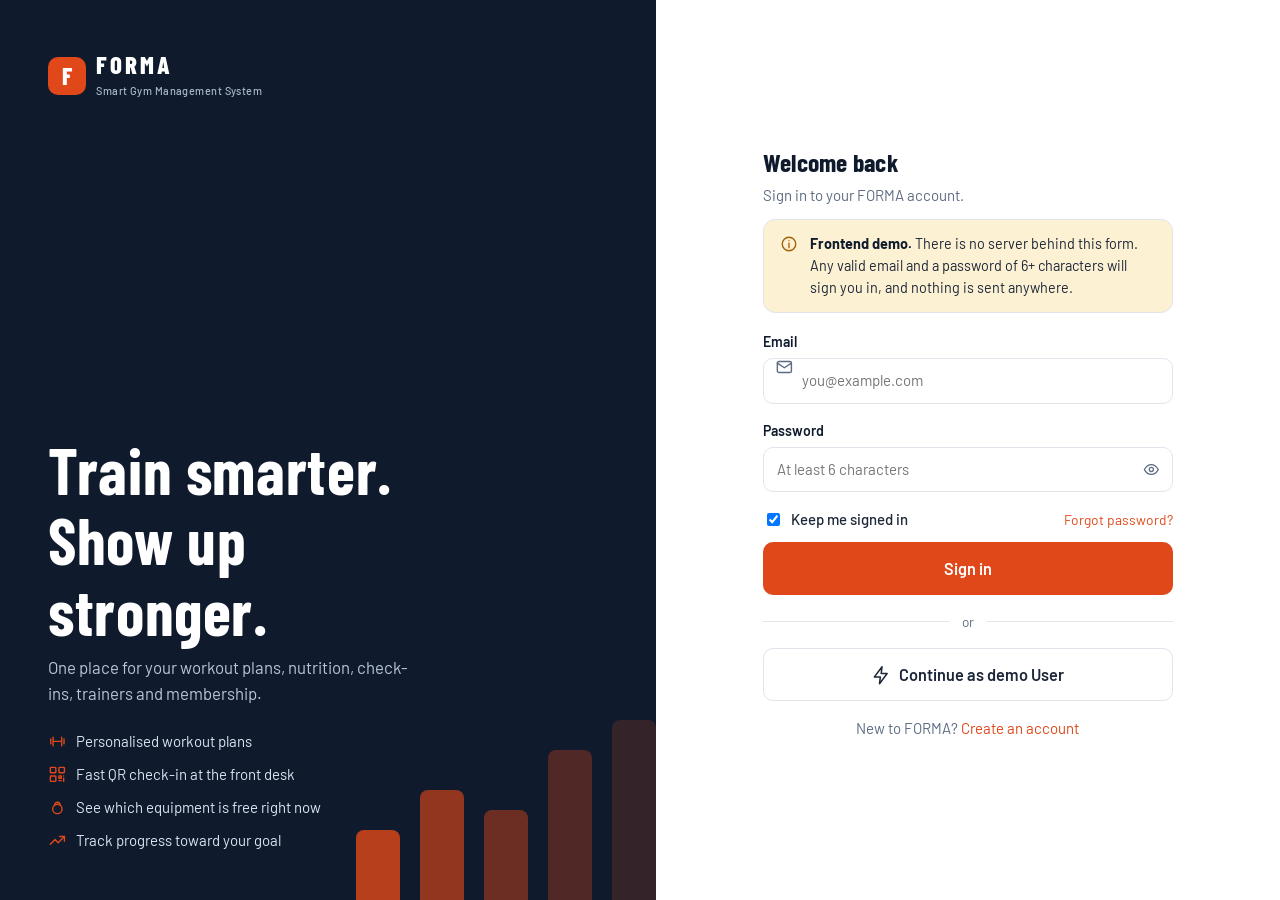
<file: index.html>
<!DOCTYPE html>
<html lang="en">
<head>
  <meta charset="utf-8">
  <meta name="viewport" content="width=device-width, initial-scale=1">
  <title>Dashboard · FORMA Smart Gym Management System</title>
  <link rel="icon" type="image/svg+xml" href="assets/icons/favicon.svg">
  <link rel="preconnect" href="https://fonts.googleapis.com">
  <link rel="preconnect" href="https://fonts.gstatic.com" crossorigin>
  <link href="https://fonts.googleapis.com/css2?family=Barlow:wght@400;500;600&family=Barlow+Condensed:wght@600;700;800&display=swap" rel="stylesheet">
  <link rel="stylesheet" href="css/style.css">
  <link rel="stylesheet" href="css/responsive.css">
</head>
<body data-root="" data-page="dashboard" data-title="Dashboard">
  <div class="app">
    <aside class="sidebar" id="sidebar"></aside>
    <div class="main">
      <header class="topbar" id="topbar"></header>
      <main class="content" id="content">

        <section class="grid grid-aside stretch mb-3">
          <div class="hero-card">
            <h2 id="greeting">Welcome back</h2>
            <p id="heroLine">Loading your summary…</p>
            <div class="btn-row">
              <a class="btn" href="pages/qr-checkin.html"><i data-icon="qr"></i> Check in with QR</a>
              <a class="btn secondary" href="pages/workout-planner.html"><i data-icon="dumbbell"></i> Plan a workout</a>
            </div>
          </div>
          <div class="card">
            <div class="card-head"><h3>Today</h3><span class="muted small" id="todayDate"></span></div>
            <div class="grid grid-2">
              <div><div class="chart-box sm"><canvas id="calRing" aria-label="Calories eaten today versus goal"></canvas></div></div>
              <div><div class="chart-box sm"><canvas id="waterRing" aria-label="Water intake today versus goal"></canvas></div></div>
            </div>
            <a class="btn secondary block mt-1" href="pages/nutrition.html">Log a meal</a>
          </div>
        </section>

        <section class="grid grid-4 mb-3" id="statCards" aria-label="Key statistics"></section>

        <section class="grid grid-2 mb-3">
          <div class="card">
            <div class="card-head"><h3>Training minutes per week</h3><a class="small" href="pages/progress-predictor.html">Full progress</a></div>
            <div class="chart-box"><canvas id="weeklyChart" aria-label="Bar chart of training minutes for the last 8 weeks"></canvas></div>
          </div>
          <div class="card">
            <div class="card-head"><h3>Weight trend</h3><a class="small" href="pages/progress-predictor.html">Predict progress</a></div>
            <div class="chart-box"><canvas id="weightChart" aria-label="Line chart of weight over time"></canvas></div>
          </div>
        </section>

        <section class="grid grid-3 mb-3">
          <div class="card">
            <div class="card-head"><h3>Equipment right now</h3><span class="live-dot" id="liveDot">Demo data</span></div>
            <div id="equipSummary"></div>
            <a class="btn secondary block mt-2" href="pages/equipment.html">See all equipment</a>
          </div>
          <div class="card">
            <div class="card-head"><h3>Recent workouts</h3></div>
            <ul class="list-plain" id="recentWorkouts"></ul>
          </div>
          <div class="card">
            <div class="card-head"><h3>Upcoming trainer sessions</h3></div>
            <div id="upcomingSessions"></div>
          </div>
        </section>

        <section class="card">
          <div class="card-head"><h3>Everything in FORMA</h3></div>
          <div class="quick-links" id="quickLinks"></div>
        </section>

      </main>
    </div>
  </div>

  <script src="js/config.js"></script>
  <script src="js/storage.js"></script>
  <script src="js/icons.js"></script>
  <script src="js/data.js"></script>
  <script src="js/api.js"></script>
  <script src="js/charts.js"></script>
  <script src="js/app.js"></script>
  <script src="js/dashboard.js"></script>
</body>
</html>
</file>
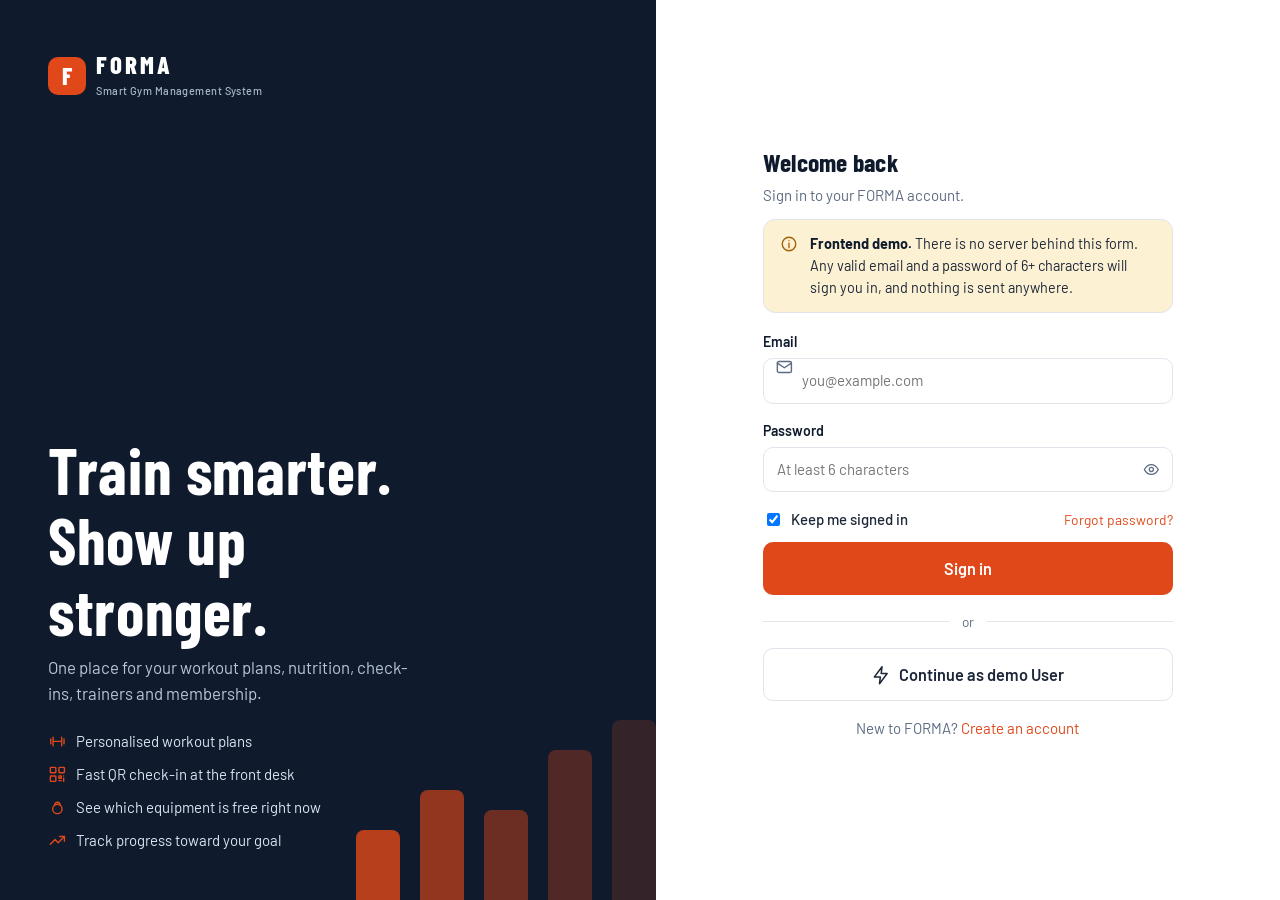
<file: pages/chatbot.html>
<!DOCTYPE html>
<html lang="en">
<head>
  <meta charset="utf-8">
  <meta name="viewport" content="width=device-width, initial-scale=1">
  <title>AI fitness coach · FORMA Smart Gym Management System</title>
  <link rel="icon" type="image/svg+xml" href="../assets/icons/favicon.svg">
  <link rel="preconnect" href="https://fonts.googleapis.com">
  <link rel="preconnect" href="https://fonts.gstatic.com" crossorigin>
  <link href="https://fonts.googleapis.com/css2?family=Barlow:wght@400;500;600&family=Barlow+Condensed:wght@600;700;800&display=swap" rel="stylesheet">
  <link rel="stylesheet" href="../css/style.css">
  <link rel="stylesheet" href="../css/responsive.css">
</head>
<body data-root="../" data-page="chatbot" data-title="AI fitness coach">
  <div class="app">
    <aside class="sidebar" id="sidebar"></aside>
    <div class="main">
      <header class="topbar" id="topbar"></header>
      <main class="content" id="content">

        <div class="page-head">
          <div>
            <h1>AI fitness chatbot</h1>
            <p>Ask about workouts, nutrition, fitness habits and recovery.</p>
          </div>
        </div>

        <div class="notice warn">
          <i data-icon="bot"></i>
          <div><b>Demo bot, not a real AI.</b> Replies come from a small list of keyword-matched answers in <code>js/data.js</code>. It cannot understand free-form questions and it gives general information only, not medical advice. To connect a real model, implement <code>POST /chatbot/messages</code> on your server and keep the AI provider key there. API keys must never be placed in frontend code.</div>
        </div>

        <div class="grid grid-aside">
          <div class="chat-shell">
            <div class="chat-head">
              <div class="bot-avatar"><i data-icon="bot"></i></div>
              <div style="flex:1"><b style="color:var(--ink)">FORMA Coach</b><div class="small muted" id="botStatus">Demo mode · keyword answers</div></div>
              <button class="btn sm secondary" type="button" id="clearChat"><i data-icon="trash"></i> Clear chat</button>
            </div>
            <div class="chat-log" id="chatLog" role="log" aria-live="polite" aria-label="Chat messages"></div>
            <form class="chat-input" id="chatForm" autocomplete="off" novalidate>
              <label class="sr-only" for="chatInput">Type your question</label>
              <input class="form-control" id="chatInput" name="message" maxlength="400" placeholder="Ask a fitness question…">
              <button class="btn" type="submit" id="sendBtn"><i data-icon="send"></i><span class="sr-only">Send</span></button>
            </form>
          </div>

          <div class="card">
            <div class="card-head"><h3>Suggested questions</h3></div>
            <div class="tabs" role="tablist" id="topicTabs"></div>
            <div id="suggestList" class="chip-row" style="flex-direction:column;align-items:stretch"></div>
            <hr>
            <h4>About this coach</h4>
            <ul class="small mb-0"><li>Answers are general and may not suit your situation.</li><li>Not for injuries, pain, eating disorders or medical conditions. See a qualified professional.</li><li>Chat history is stored only in this browser.</li></ul>
          </div>
        </div>

      </main>
    </div>
  </div>

  <script src="../js/config.js"></script>
  <script src="../js/storage.js"></script>
  <script src="../js/icons.js"></script>
  <script src="../js/data.js"></script>
  <script src="../js/api.js"></script>
  <script src="../js/app.js"></script>
  <script src="../js/chatbot.js"></script>
</body>
</html>
</file>
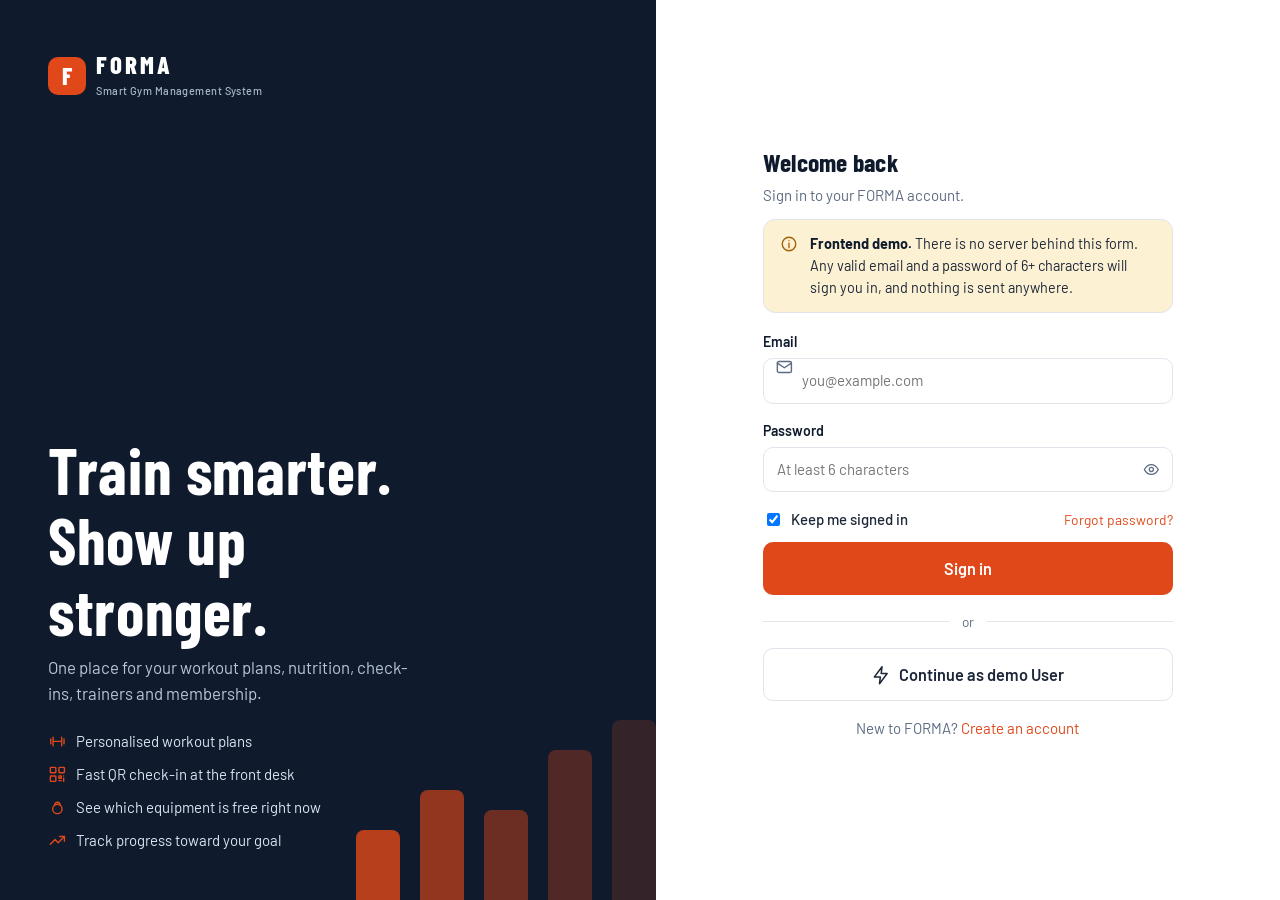
<file: pages/equipment.html>
<!DOCTYPE html>
<html lang="en">
<head>
  <meta charset="utf-8">
  <meta name="viewport" content="width=device-width, initial-scale=1">
  <title>Equipment availability · FORMA Smart Gym Management System</title>
  <link rel="icon" type="image/svg+xml" href="../assets/icons/favicon.svg">
  <link rel="preconnect" href="https://fonts.googleapis.com">
  <link rel="preconnect" href="https://fonts.gstatic.com" crossorigin>
  <link href="https://fonts.googleapis.com/css2?family=Barlow:wght@400;500;600&family=Barlow+Condensed:wght@600;700;800&display=swap" rel="stylesheet">
  <link rel="stylesheet" href="../css/style.css">
  <link rel="stylesheet" href="../css/responsive.css">
</head>
<body data-root="../" data-page="equipment" data-title="Equipment live">
  <div class="app">
    <aside class="sidebar" id="sidebar"></aside>
    <div class="main">
      <header class="topbar" id="topbar"></header>
      <main class="content" id="content">

        <div class="page-head">
          <div>
            <h1>Real-time equipment availability</h1>
            <p>See what is free, busy or out of service before you walk to the floor.</p>
          </div>
          <div class="flex items-center gap-2 wrap">
            <span class="live-dot" id="liveState">Demo data</span>
            <span class="muted small" id="updatedAt"></span>
            <button class="btn secondary" type="button" id="refreshBtn"><i data-icon="refresh"></i> Refresh</button>
          </div>
        </div>

        <div class="notice">
          <i data-icon="info"></i>
          <div><b>Sample data.</b> Statuses here are demo values stored in your browser. In a real gym they would come from staff entries or hardware sensors (occupancy, QR scans at machines, or IoT tags) through <code>GET /equipment</code>, pushed live by WebSockets or polling. The “staff controls” switch below lets you try status changes in the demo only.</div>
        </div>

        <section class="grid grid-4 mb-3" id="statusCards" aria-label="Status summary"></section>

        <div class="grid grid-aside mb-3">
          <div class="card">
            <div class="card-head"><h3>Status by area</h3></div>
            <div class="chart-box sm"><canvas id="zoneChart" aria-label="Stacked bar chart of equipment status by category"></canvas></div>
          </div>
          <div class="card">
            <div class="card-head"><h3>Shortest waits</h3></div>
            <div id="waitList"></div>
          </div>
        </div>

        <div class="card mb-2">
          <div class="grid grid-4" style="align-items:end">
            <div class="field mb-0" style="grid-column:span 2"><label for="eqSearch">Search equipment</label><div class="input-icon"><i data-icon="search"></i><input class="form-control" id="eqSearch" type="search" placeholder="Treadmill, bench, rack…" autocomplete="off"></div></div>
            <div class="field mb-0"><label for="eqCategory">Category</label><select class="form-control" id="eqCategory"></select></div>
            <div class="field mb-0"><label for="eqStatus">Status</label><select class="form-control" id="eqStatus"><option value="">All statuses</option><option value="available">Available</option><option value="occupied">Occupied</option><option value="maintenance">Under maintenance</option></select></div>
          </div>
          <div class="flex between items-center wrap gap-1 mt-2">
            <span class="small muted" id="resultCount"></span>
            <label class="flex items-center gap-1" style="font-weight:500"><span class="switch"><input type="checkbox" id="staffMode"><span class="slider"></span></span> Staff controls (demo)</label>
          </div>
        </div>

        <section class="grid grid-4" id="eqGrid" aria-live="polite"></section>

      </main>
    </div>
  </div>

  <script src="../js/config.js"></script>
  <script src="../js/storage.js"></script>
  <script src="../js/icons.js"></script>
  <script src="../js/data.js"></script>
  <script src="../js/api.js"></script>
  <script src="../js/charts.js"></script>
  <script src="../js/app.js"></script>
  <script src="../js/equipment.js"></script>
</body>
</html>
</file>
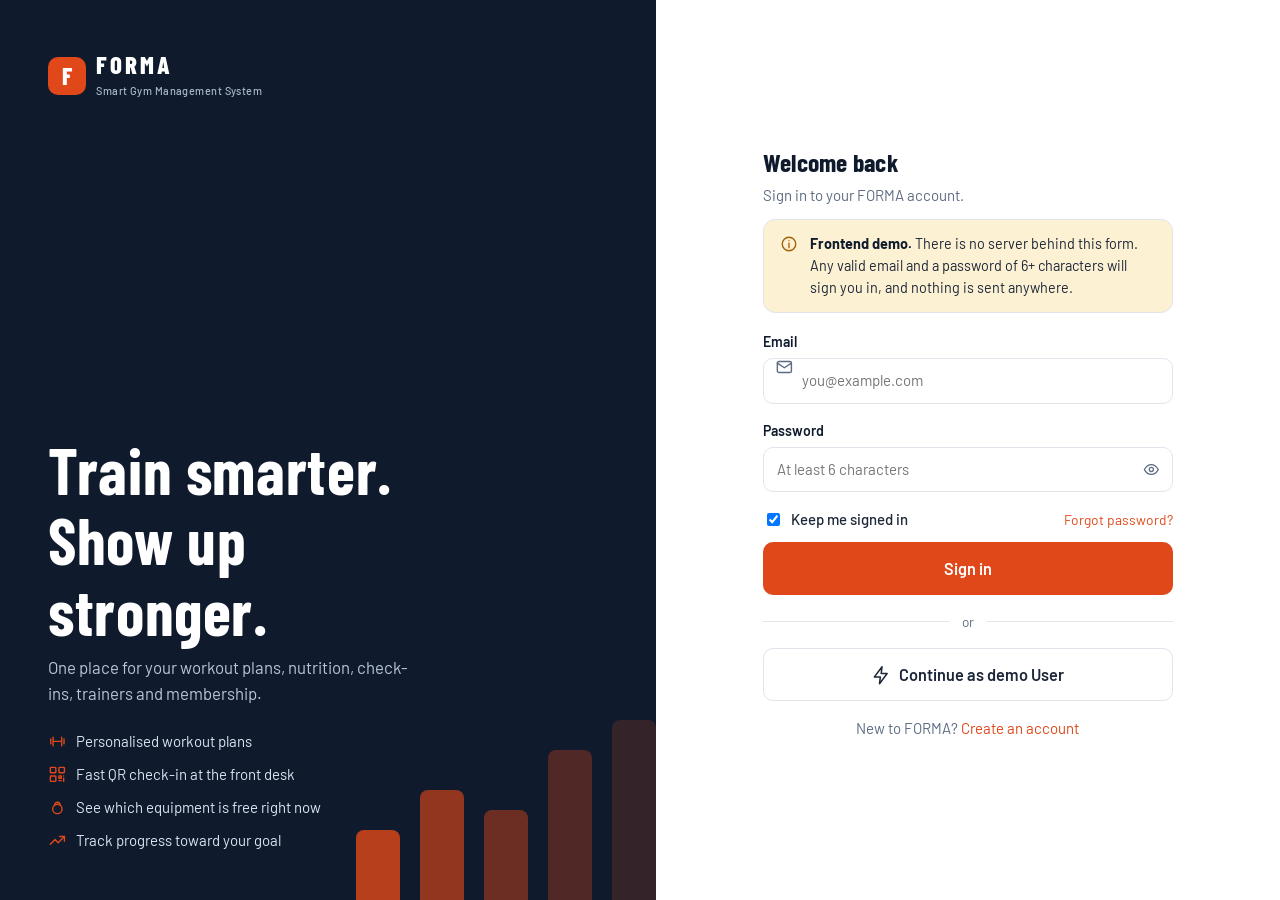
<file: pages/login.html>
<!DOCTYPE html>
<html lang="en">
<head>
  <meta charset="utf-8">
  <meta name="viewport" content="width=device-width, initial-scale=1">
  <title>Sign in · FORMA Smart Gym Management System</title>
  <link rel="icon" type="image/svg+xml" href="../assets/icons/favicon.svg">
  <link rel="preconnect" href="https://fonts.googleapis.com">
  <link rel="preconnect" href="https://fonts.gstatic.com" crossorigin>
  <link href="https://fonts.googleapis.com/css2?family=Barlow:wght@400;500;600&family=Barlow+Condensed:wght@600;700;800&display=swap" rel="stylesheet">
  <link rel="stylesheet" href="../css/style.css">
  <link rel="stylesheet" href="../css/responsive.css">
</head>
<body data-root="../" data-page="login" data-title="Sign in" data-public="true">
  <div class="auth">
    <section class="auth-hero" aria-hidden="false">
      <a class="brand" href="../pages/login.html" style="padding-left:0"><span class="brand-mark">F</span><span><span class="brand-name">FORMA</span><span class="brand-sub">Smart Gym Management System</span></span></a>
      <div>
        <h1>Train smarter. Show up stronger.</h1>
        <p>One place for your workout plans, nutrition, check-ins, trainers and membership.</p>
        <div class="auth-feats">
          <div><i data-icon="dumbbell"></i> Personalised workout plans</div>
          <div><i data-icon="qr"></i> Fast QR check-in at the front desk</div>
          <div><i data-icon="kettlebell"></i> See which equipment is free right now</div>
          <div><i data-icon="progress"></i> Track progress toward your goal</div>
        </div>
      </div>
      <svg class="bars" width="360" height="220" viewBox="0 0 360 220" aria-hidden="true">
        <rect x="20" y="120" width="44" height="100" rx="8" fill="#e0481a" opacity=".9"/>
        <rect x="84" y="80" width="44" height="140" rx="8" fill="#e0481a" opacity=".7"/>
        <rect x="148" y="100" width="44" height="120" rx="8" fill="#e0481a" opacity=".5"/>
        <rect x="212" y="40" width="44" height="180" rx="8" fill="#e0481a" opacity=".35"/>
        <rect x="276" y="10" width="44" height="210" rx="8" fill="#e0481a" opacity=".2"/>
      </svg>
    </section>

    <section class="auth-form-wrap">
      <div class="auth-form">
        <h2>Welcome back</h2>
        <p class="muted">Sign in to your FORMA account.</p>
        <div class="notice warn"><i data-icon="info"></i><div><b>Frontend demo.</b> There is no server behind this form. Any valid email and a password of 6+ characters will sign you in, and nothing is sent anywhere.</div></div>

        <form id="loginForm" novalidate>
          <div class="field input-icon">
            <label for="email">Email</label>
            <i data-icon="mail"></i>
            <input class="form-control" id="email" name="email" type="email" autocomplete="email" placeholder="you@example.com">
          </div>
          <div class="field">
            <label for="password">Password</label>
            <div class="pw-wrap">
              <input class="form-control" id="password" name="password" type="password" autocomplete="current-password" placeholder="At least 6 characters">
              <button type="button" id="pwToggle" aria-label="Show password"><i data-icon="eye"></i></button>
            </div>
          </div>
          <div class="toggle-row" style="border:0;padding-top:0">
            <label class="flex items-center gap-1" style="margin:0;font-weight:500"><input type="checkbox" name="remember" checked> Keep me signed in</label>
            <a href="#" id="forgotLink" class="small">Forgot password?</a>
          </div>
          <button class="btn lg block" type="submit">Sign in</button>
        </form>

        <div class="divider">or</div>
        <button class="btn secondary lg block" type="button" id="demoBtn"><i data-icon="bolt"></i> Continue as demo User</button>
        <p class="center muted mt-2">New to FORMA? <a href="register.html">Create an account</a></p>
      </div>
    </section>
  </div>

  <script src="../js/config.js"></script>
  <script src="../js/storage.js"></script>
  <script src="../js/icons.js"></script>
  <script src="../js/data.js"></script>
  <script src="../js/api.js"></script>
  <script src="../js/app.js"></script>
  <script src="../js/auth.js"></script>
</body>
</html>
</file>
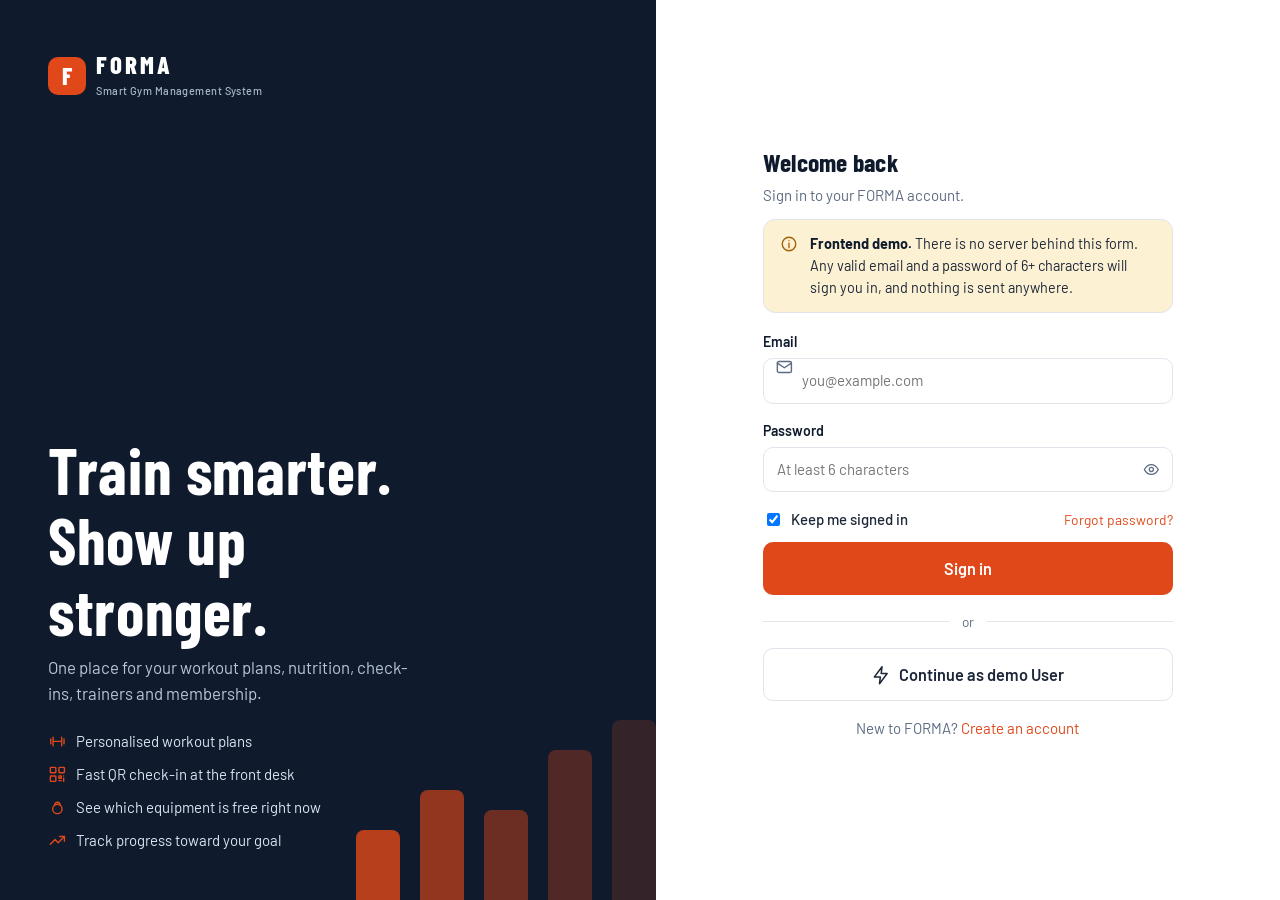
<file: pages/membership.html>
<!DOCTYPE html>
<html lang="en">
<head>
  <meta charset="utf-8">
  <meta name="viewport" content="width=device-width, initial-scale=1">
  <title>Membership · FORMA Smart Gym Management System</title>
  <link rel="icon" type="image/svg+xml" href="../assets/icons/favicon.svg">
  <link rel="preconnect" href="https://fonts.googleapis.com">
  <link rel="preconnect" href="https://fonts.gstatic.com" crossorigin>
  <link href="https://fonts.googleapis.com/css2?family=Barlow:wght@400;500;600&family=Barlow+Condensed:wght@600;700;800&display=swap" rel="stylesheet">
  <link rel="stylesheet" href="../css/style.css">
  <link rel="stylesheet" href="../css/responsive.css">
</head>
<body data-root="../" data-page="membership" data-title="Membership">
  <div class="app">
    <aside class="sidebar" id="sidebar"></aside>
    <div class="main">
      <header class="topbar" id="topbar"></header>
      <main class="content" id="content">

        <div class="page-head">
          <div>
            <h1>Smart membership and auto renewal</h1>
            <p>See your plan, choose how it renews, and compare what each plan includes.</p>
          </div>
        </div>

        <div class="notice warn">
          <i data-icon="lock"></i>
          <div><b>Payment screens are a demonstration.</b> No money is charged, no card is stored (only the last 4 digits of a test card are kept in this browser), and nothing renews automatically. Real payments and automatic renewals need a secure backend with a payment gateway (such as Razorpay or Stripe), server-side tokenised cards, webhooks and scheduled renewal jobs. Never collect or store full card numbers in frontend code.</div>
        </div>

        <div class="grid grid-aside mb-3">
          <div class="mem-hero" id="currentPlan" aria-live="polite"></div>
          <div class="card">
            <div class="card-head"><h3>Renewal preferences</h3><span class="demo-tag">Demo</span></div>
            <form id="prefForm" novalidate>
              <div class="toggle-row"><div><b id="arLabel">Auto-renew</b><span class="muted">Renew automatically at the end of each period.</span></div><label class="switch"><input type="checkbox" id="autoRenew" aria-labelledby="arLabel"><span class="slider"></span></label></div>
              <div class="field mt-2"><label for="renewCycle">Renew every</label><select class="form-control" id="renewCycle"></select></div>
              <div class="field"><label for="reminder">Remind me before expiry</label><select class="form-control" id="reminder"><option value="0">No reminder</option><option value="1">1 day before</option><option value="3">3 days before</option><option value="7">7 days before</option></select><div class="hint">Reminders need a backend to send email or SMS.</div></div>
              <button class="btn block" type="submit">Save preferences</button>
            </form>
            <hr>
            <div class="small"><b>Payment method</b><div class="flex between items-center mt-1" id="payMethod"></div></div>
          </div>
        </div>

        <div class="card-head"><h2 class="mb-0">Plans</h2>
          <div class="seg" role="radiogroup" aria-label="Billing period" id="cycleSeg"></div>
        </div>
        <section class="grid grid-3 mb-3" id="planGrid" aria-live="polite"></section>

        <div class="card">
          <div class="card-head"><h3>Membership history</h3><span class="muted small" id="histCount"></span></div>
          <div id="historyList"></div>
        </div>

      </main>
    </div>
  </div>

  <script src="../js/config.js"></script>
  <script src="../js/storage.js"></script>
  <script src="../js/icons.js"></script>
  <script src="../js/data.js"></script>
  <script src="../js/api.js"></script>
  <script src="../js/app.js"></script>
  <script src="../js/membership.js"></script>
</body>
</html>
</file>
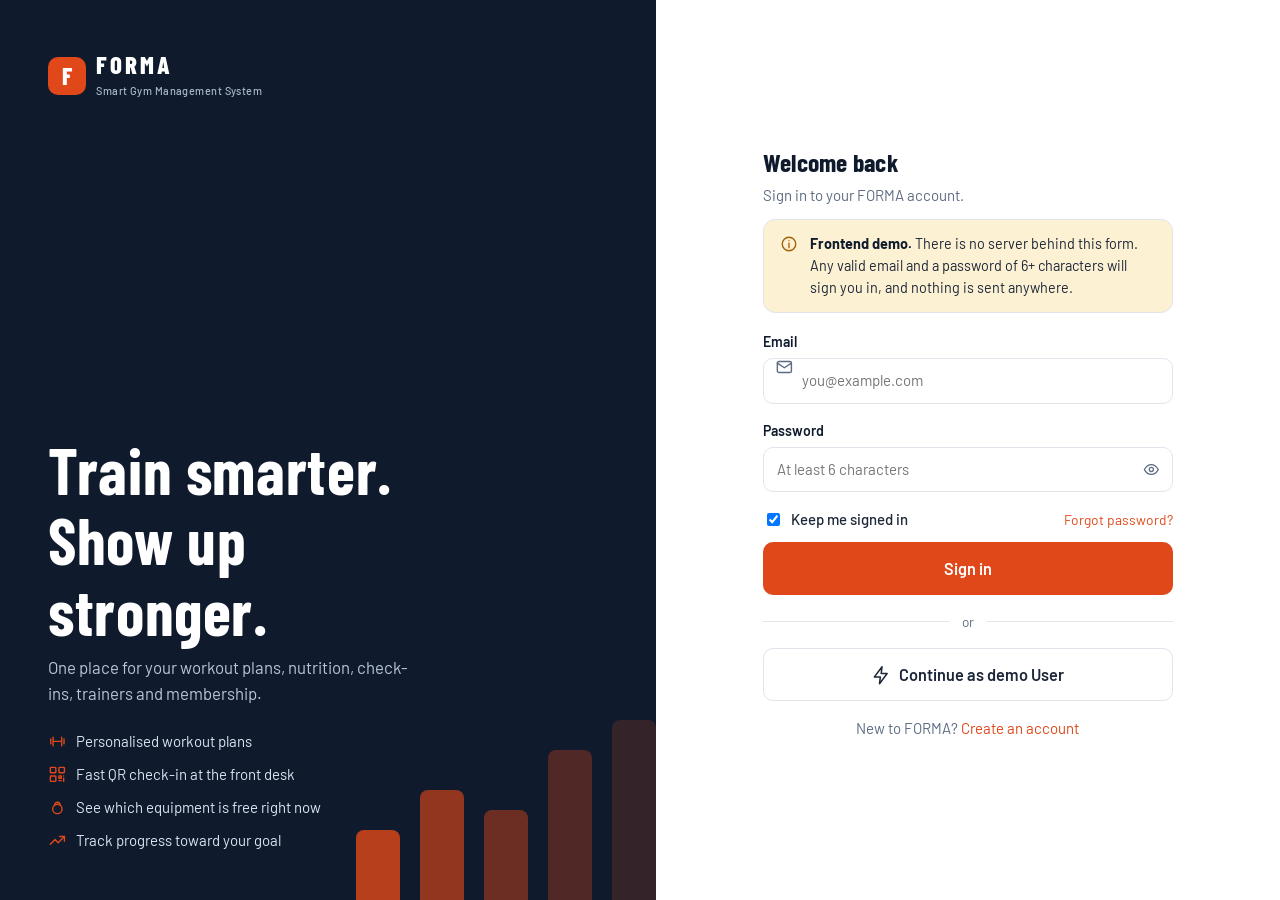
<file: pages/nutrition.html>
<!DOCTYPE html>
<html lang="en">
<head>
  <meta charset="utf-8">
  <meta name="viewport" content="width=device-width, initial-scale=1">
  <title>Nutrition tracker · FORMA Smart Gym Management System</title>
  <link rel="icon" type="image/svg+xml" href="../assets/icons/favicon.svg">
  <link rel="preconnect" href="https://fonts.googleapis.com">
  <link rel="preconnect" href="https://fonts.gstatic.com" crossorigin>
  <link href="https://fonts.googleapis.com/css2?family=Barlow:wght@400;500;600&family=Barlow+Condensed:wght@600;700;800&display=swap" rel="stylesheet">
  <link rel="stylesheet" href="../css/style.css">
  <link rel="stylesheet" href="../css/responsive.css">
</head>
<body data-root="../" data-page="nutrition" data-title="Nutrition tracker">
  <div class="app">
    <aside class="sidebar" id="sidebar"></aside>
    <div class="main">
      <header class="topbar" id="topbar"></header>
      <main class="content" id="content">

        <div class="page-head">
          <div>
            <h1>Smart diet and nutrition tracker</h1>
            <p>Log meals, watch calories and macros against your goals, and track water. Records are saved in this browser.</p>
          </div>
          <div class="btn-row">
            <button class="btn secondary" type="button" id="prevDay" aria-label="Previous day"></button>
            <input class="form-control" type="date" id="dayPicker" aria-label="Choose date" style="width:auto">
            <button class="btn secondary" type="button" id="nextDay" aria-label="Next day"><i data-icon="chevron"></i></button>
            <button class="btn secondary" type="button" id="goalsBtn"><i data-icon="target"></i> Daily goals</button>
            <button class="btn" type="button" id="addMealBtn"><i data-icon="plus"></i> Add meal</button>
          </div>
        </div>

        <section class="grid grid-4 mb-3" id="macroCards" aria-label="Daily totals"></section>

        <div class="grid grid-aside">
          <div>
            <div class="card mb-2">
              <div class="card-head"><h3 id="mealsTitle">Meals</h3><span class="muted small" id="mealsSub"></span></div>
              <div id="mealList"></div>
            </div>
            <div class="card">
              <div class="card-head"><h3>Last 7 days</h3><div class="tabs mb-0" style="border:0;margin:0" role="tablist" id="chartTabs">
                <button class="tab active" role="tab" data-metric="calories">Calories</button><button class="tab" role="tab" data-metric="protein">Protein</button><button class="tab" role="tab" data-metric="carbs">Carbs</button><button class="tab" role="tab" data-metric="fat">Fat</button></div></div>
              <div class="chart-box"><canvas id="weekChart" aria-label="Bar chart of the last seven days of nutrition"></canvas></div>
            </div>
          </div>

          <div>
            <div class="card mb-2">
              <div class="card-head"><h3>Macro split</h3></div>
              <div class="chart-box"><canvas id="macroChart" aria-label="Doughnut chart of protein, carbs and fat calories"></canvas></div>
              <p class="tiny muted mt-1 mb-0">Calories from macros: protein 4, carbs 4, fat 9 kcal per gram.</p>
            </div>
            <div class="card">
              <div class="card-head"><h3>Water</h3><span class="badge blue" id="waterBadge"></span></div>
              <div class="water-cups" id="waterCups" role="group" aria-label="Water cups"></div>
              <div class="progress blue"><span id="waterBar" style="width:0"></span></div>
              <div class="btn-row mt-2">
                <button class="btn sm" type="button" id="waterPlus"><i data-icon="droplet"></i> Add a cup</button>
                <button class="btn sm secondary" type="button" id="waterMinus">Remove a cup</button>
              </div>
            </div>
          </div>
        </div>

      </main>
    </div>
  </div>

  <script src="../js/config.js"></script>
  <script src="../js/storage.js"></script>
  <script src="../js/icons.js"></script>
  <script src="../js/data.js"></script>
  <script src="../js/api.js"></script>
  <script src="../js/charts.js"></script>
  <script src="../js/app.js"></script>
  <script src="../js/nutrition.js"></script>
</body>
</html>
</file>
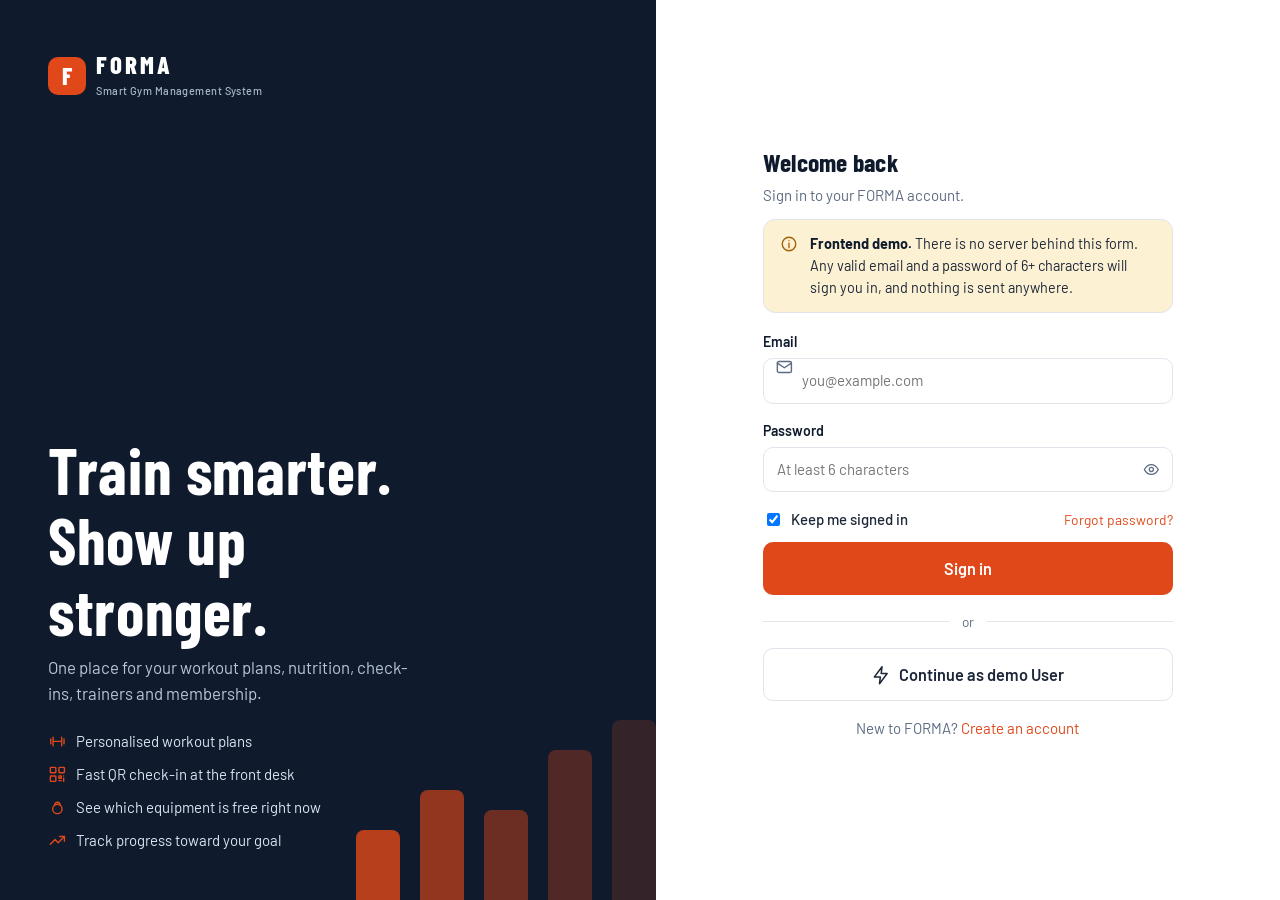
<file: pages/posture-detection.html>
<!DOCTYPE html>
<html lang="en">
<head>
  <meta charset="utf-8">
  <meta name="viewport" content="width=device-width, initial-scale=1">
  <title>Posture check · FORMA Smart Gym Management System</title>
  <link rel="icon" type="image/svg+xml" href="../assets/icons/favicon.svg">
  <link rel="preconnect" href="https://fonts.googleapis.com">
  <link rel="preconnect" href="https://fonts.gstatic.com" crossorigin>
  <link href="https://fonts.googleapis.com/css2?family=Barlow:wght@400;500;600&family=Barlow+Condensed:wght@600;700;800&display=swap" rel="stylesheet">
  <link rel="stylesheet" href="../css/style.css">
  <link rel="stylesheet" href="../css/responsive.css">
</head>
<body data-root="../" data-page="posture" data-title="Posture check">
  <div class="app">
    <aside class="sidebar" id="sidebar"></aside>
    <div class="main">
      <header class="topbar" id="topbar"></header>
      <main class="content" id="content">

        <div class="page-head">
          <div>
            <h1>AI posture detection</h1>
            <p>Use your camera to line yourself up with a form guide, then work through the checklist for your exercise.</p>
          </div>
        </div>

        <div class="notice warn">
          <i data-icon="alert"></i>
          <div><b>No AI pose detection yet.</b> This page shows your camera and a form-guide overlay, and you tick the checklist yourself. It does not analyse your body or score your form. Real detection needs a pose-estimation model (for example MediaPipe or TensorFlow.js running in the browser, or video analysed on a server). That is a future integration. Video from your camera stays in this browser tab and is never uploaded or recorded.</div>
        </div>

        <div class="grid grid-aside">
          <div class="card">
            <div class="card-head">
              <h3>Camera</h3>
              <div class="btn-row">
                <button class="btn" type="button" id="startCam"><i data-icon="camera"></i> Start camera</button>
                <button class="btn secondary hidden" type="button" id="stopCam"><i data-icon="camera-off"></i> Stop camera</button>
              </div>
            </div>

            <div class="field">
              <span class="label" id="exLabel">Exercise</span>
              <div class="seg" role="radiogroup" aria-labelledby="exLabel" id="exerciseSeg"></div>
            </div>

            <div class="cam-stage" id="stage">
              <span class="cam-badge" id="camBadge"><span class="dot"></span> Camera off</span>
              <video id="video" class="mirror hidden" autoplay playsinline muted></video>
              <canvas id="overlay" class="hidden" aria-hidden="true"></canvas>
              <div class="cam-placeholder" id="camPlaceholder">
                <i data-icon="camera-off"></i>
                <p><b>Camera is off</b></p>
                <p class="small" id="camHelp">Press “Start camera” and allow access when your browser asks.</p>
              </div>
            </div>
            <div id="camError" class="mt-2"></div>

            <div class="grid grid-3 mt-2">
              <label class="toggle-row" style="border:0;padding:0"><span>Guide overlay</span><span class="switch"><input type="checkbox" id="optOverlay" checked><span class="slider"></span></span></label>
              <label class="toggle-row" style="border:0;padding:0"><span>Mirror view</span><span class="switch"><input type="checkbox" id="optMirror" checked><span class="slider"></span></span></label>
              <label class="toggle-row" style="border:0;padding:0"><span>Side-on grid</span><span class="switch"><input type="checkbox" id="optGrid" checked><span class="slider"></span></span></label>
            </div>
          </div>

          <div>
            <div class="card mb-2">
              <div class="card-head"><h3 id="guideTitle">Form guide</h3><span class="badge amber">Self-check</span></div>
              <p class="small muted" id="camTip"></p>
              <div id="checklist"></div>
              <div class="mt-1">
                <div class="meter-row mb-0"><div class="top"><span>Form checks ticked</span><b id="scoreText">0 / 0</b></div><div class="progress green"><span id="scoreBar" style="width:0"></span></div></div>
              </div>
              <h4 class="mt-2">Common mistakes</h4>
              <ul class="small" id="mistakes"></ul>
            </div>

            <div class="card">
              <div class="card-head"><h3>Set timer</h3></div>
              <div class="flex between items-center">
                <div class="stat"><div class="stat-ico teal"><i data-icon="clock"></i></div><div><div class="num" id="timerText">00:00</div><div class="lbl">Elapsed</div></div></div>
                <div class="stat"><div><div class="num" id="repText">0</div><div class="lbl">Reps counted by you</div></div></div>
              </div>
              <div class="btn-row mt-2">
                <button class="btn sm" type="button" id="timerBtn"><i data-icon="play"></i> Start</button>
                <button class="btn sm secondary" type="button" id="repPlus">+1 rep</button>
                <button class="btn sm secondary" type="button" id="repMinus" aria-label="Remove one rep">−1</button>
                <button class="btn sm secondary" type="button" id="resetBtn">Reset</button>
                <button class="btn sm" type="button" id="saveSession"><i data-icon="check"></i> Save session</button>
              </div>
            </div>
          </div>
        </div>

        <div class="card mt-3">
          <div class="card-head"><h3>Saved form-check sessions</h3><span class="muted small" id="sessCount"></span></div>
          <div id="sessionList"></div>
        </div>

      </main>
    </div>
  </div>

  <script src="../js/config.js"></script>
  <script src="../js/storage.js"></script>
  <script src="../js/icons.js"></script>
  <script src="../js/data.js"></script>
  <script src="../js/api.js"></script>
  <script src="../js/app.js"></script>
  <script src="../js/posture.js"></script>
</body>
</html>
</file>
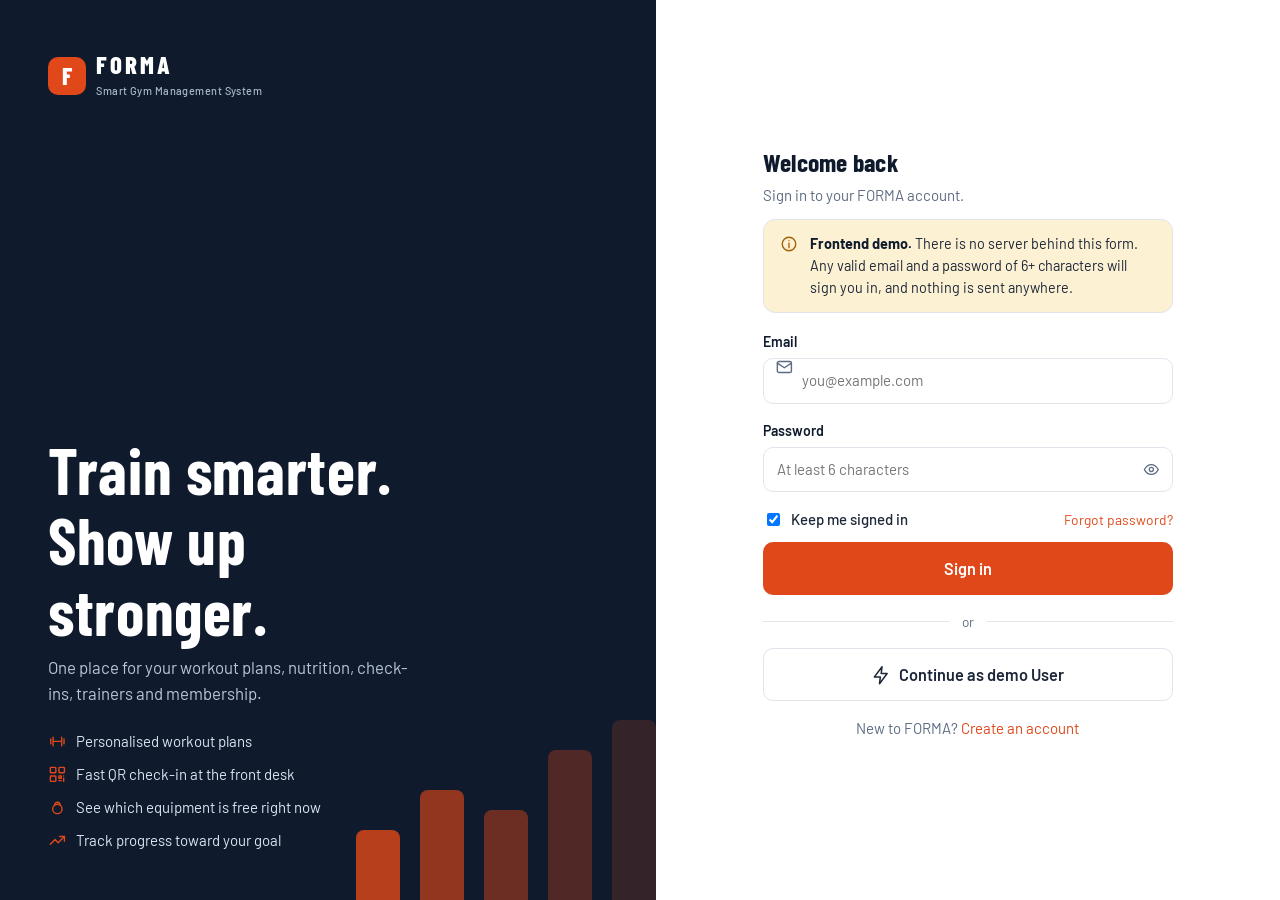
<file: pages/progress-predictor.html>
<!DOCTYPE html>
<html lang="en">
<head>
  <meta charset="utf-8">
  <meta name="viewport" content="width=device-width, initial-scale=1">
  <title>Progress predictor · FORMA Smart Gym Management System</title>
  <link rel="icon" type="image/svg+xml" href="../assets/icons/favicon.svg">
  <link rel="preconnect" href="https://fonts.googleapis.com">
  <link rel="preconnect" href="https://fonts.gstatic.com" crossorigin>
  <link href="https://fonts.googleapis.com/css2?family=Barlow:wght@400;500;600&family=Barlow+Condensed:wght@600;700;800&display=swap" rel="stylesheet">
  <link rel="stylesheet" href="../css/style.css">
  <link rel="stylesheet" href="../css/responsive.css">
</head>
<body data-root="../" data-page="progress" data-title="Progress predictor">
  <div class="app">
    <aside class="sidebar" id="sidebar"></aside>
    <div class="main">
      <header class="topbar" id="topbar"></header>
      <main class="content" id="content">

        <div class="page-head">
          <div>
            <h1>AI fitness progress predictor</h1>
            <p>Track your weight and workouts, set a goal, and see where your current trend could take you.</p>
          </div>
          <div class="btn-row">
            <button class="btn secondary" type="button" id="goalBtn"><i data-icon="target"></i> Edit goal</button>
            <button class="btn secondary" type="button" id="logWorkoutBtn"><i data-icon="dumbbell"></i> Log workout</button>
            <button class="btn" type="button" id="logWeightBtn"><i data-icon="scale"></i> Log weight</button>
          </div>
        </div>

        <div class="notice warn">
          <i data-icon="alert"></i>
          <div><b>Demo projection, not an AI prediction.</b> The dashed line is a straight-line trend drawn from your recent weight entries by a few lines of JavaScript in this browser. It does not know about your diet, sleep, training or health, and real bodies do not change in straight lines. A true predictor needs a trained model on a server behind <code>GET /progress/prediction</code>. Treat the dates as a rough illustration only.</div>
        </div>

        <section class="grid grid-4 mb-3" id="progressStats" aria-label="Progress summary"></section>

        <div class="grid grid-aside mb-3">
          <div class="card">
            <div class="card-head">
              <h3>Weight and projection</h3>
              <div class="flex items-center gap-1"><label for="horizon" class="small muted mb-0">Project</label>
                <select class="form-control" id="horizon" style="width:auto;padding:.3rem .6rem"><option value="4">4 weeks</option><option value="8">8 weeks</option><option value="12" selected>12 weeks</option><option value="24">24 weeks</option></select></div>
            </div>
            <div class="chart-box" style="height:300px"><canvas id="weightChart" aria-label="Line chart of weight history with a dashed demo projection"></canvas></div>
            <p class="tiny muted mt-1 mb-0" id="projNote"></p>
          </div>
          <div class="card">
            <div class="card-head"><h3>Goal tracker</h3><span class="demo-tag">Demo</span></div>
            <div id="goalPanel"></div>
          </div>
        </div>

        <div class="grid grid-2 mb-3">
          <div class="card">
            <div class="card-head"><h3>Training minutes per week</h3></div>
            <div class="chart-box"><canvas id="minutesChart" aria-label="Bar chart of weekly training minutes"></canvas></div>
          </div>
          <div class="card">
            <div class="card-head"><h3>Body fat estimate</h3></div>
            <div class="chart-box"><canvas id="fatChart" aria-label="Line chart of body fat percentage"></canvas></div>
            <p class="tiny muted mt-1 mb-0">Body fat entries are optional and only as accurate as the method you use to measure them.</p>
          </div>
        </div>

        <div class="grid grid-2">
          <div class="card">
            <div class="card-head"><h3>Workout history</h3><span class="muted small" id="wkCount"></span></div>
            <div id="workoutList"></div>
          </div>
          <div class="card">
            <div class="card-head"><h3>Weight log</h3><span class="muted small" id="wtCount"></span></div>
            <div id="weightList"></div>
          </div>
        </div>

      </main>
    </div>
  </div>

  <script src="../js/config.js"></script>
  <script src="../js/storage.js"></script>
  <script src="../js/icons.js"></script>
  <script src="../js/data.js"></script>
  <script src="../js/api.js"></script>
  <script src="../js/charts.js"></script>
  <script src="../js/app.js"></script>
  <script src="../js/progress.js"></script>
</body>
</html>
</file>
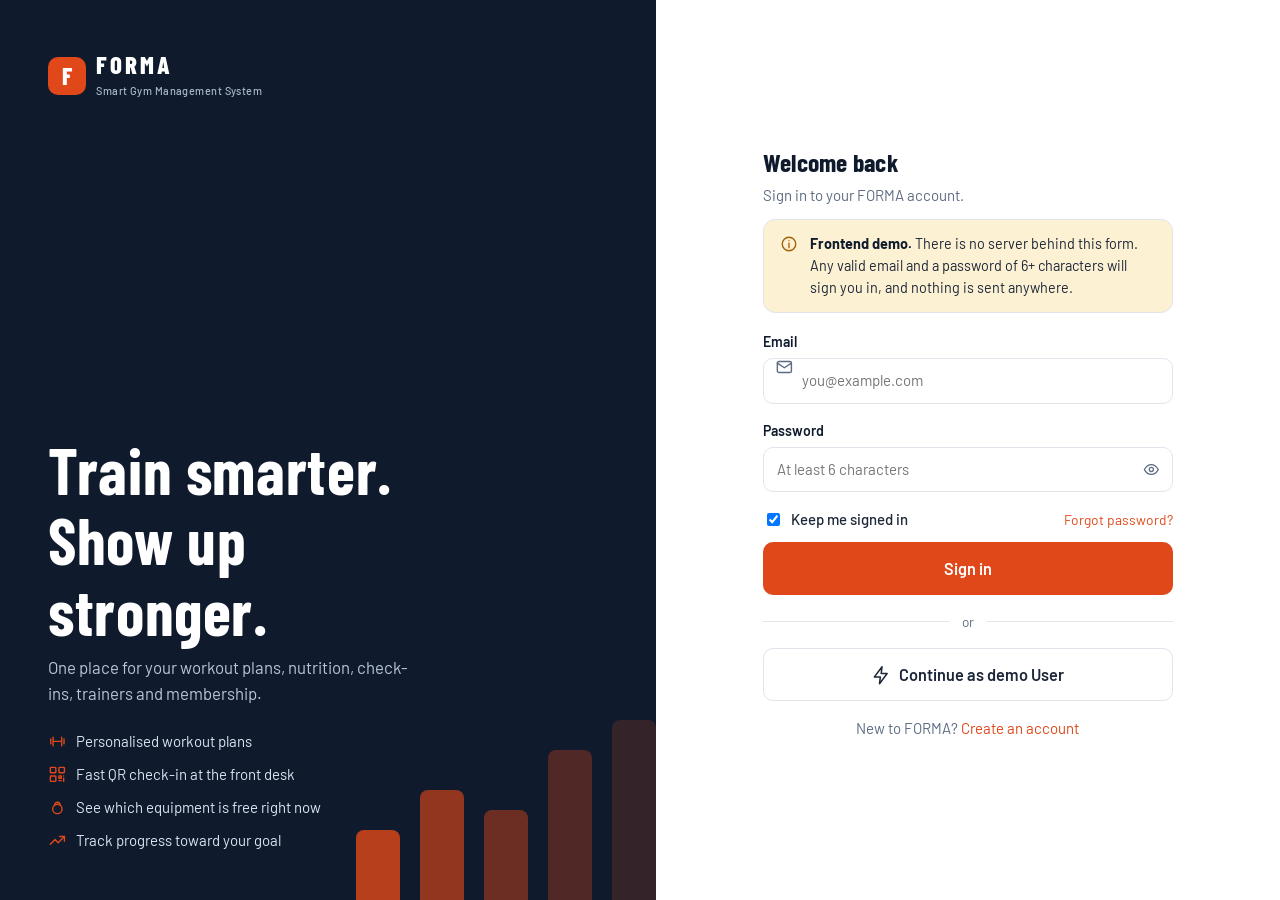
<file: pages/qr-checkin.html>
<!DOCTYPE html>
<html lang="en">
<head>
  <meta charset="utf-8">
  <meta name="viewport" content="width=device-width, initial-scale=1">
  <title>QR check-in · FORMA Smart Gym Management System</title>
  <link rel="icon" type="image/svg+xml" href="../assets/icons/favicon.svg">
  <link rel="preconnect" href="https://fonts.googleapis.com">
  <link rel="preconnect" href="https://fonts.gstatic.com" crossorigin>
  <link href="https://fonts.googleapis.com/css2?family=Barlow:wght@400;500;600&family=Barlow+Condensed:wght@600;700;800&display=swap" rel="stylesheet">
  <link rel="stylesheet" href="../css/style.css">
  <link rel="stylesheet" href="../css/responsive.css">
</head>
<body data-root="../" data-page="qr" data-title="QR check-in">
  <div class="app">
    <aside class="sidebar" id="sidebar"></aside>
    <div class="main">
      <header class="topbar" id="topbar"></header>
      <main class="content" id="content">

        <div class="page-head">
          <div>
            <h1>QR-based gym check-in</h1>
            <p>Show your code at the front desk, or scan a code with your camera. Your attendance history is listed below.</p>
          </div>
        </div>

        <div class="notice warn">
          <i data-icon="shield"></i>
          <div><b>Demo check-in only.</b> The QR code below is generated in your browser and the demo accepts any code that starts with <code>FORMA-DEMO|</code>. Real check-in must be verified by a backend: the server should issue short-lived signed tokens, check them against an active membership, and record the visit. Never trust a check-in decided only in the browser.</div>
        </div>

        <section class="grid grid-4 mb-3" id="checkinStats" aria-label="Attendance summary"></section>

        <div class="grid grid-2 mb-3">
          <div class="card">
            <div class="tabs" role="tablist" aria-label="Check-in method">
              <button class="tab active" role="tab" id="tabMy" aria-selected="true" aria-controls="paneMy" data-pane="paneMy">My QR code</button>
              <button class="tab" role="tab" id="tabScan" aria-selected="false" aria-controls="paneScan" data-pane="paneScan">Scan a code</button>
            </div>

            <div id="paneMy" role="tabpanel" aria-labelledby="tabMy" class="center">
              <div class="qr-frame"><canvas id="qrCanvas" width="220" height="220" role="img" aria-label="Your check-in QR code"></canvas></div>
              <p class="mt-2 mb-0"><b id="qrName">User</b> · <span class="muted" id="qrMember"></span></p>
              <p class="small muted mb-1" id="qrExpiry">Generating…</p>
              <div class="btn-row" style="justify-content:center">
                <button class="btn" type="button" id="simulateBtn"><i data-icon="check"></i> Simulate check-in</button>
                <button class="btn secondary" type="button" id="refreshQr"><i data-icon="refresh"></i> New code</button>
                <button class="btn secondary" type="button" id="downloadQr"><i data-icon="download"></i> Save PNG</button>
              </div>
              <p class="tiny muted mt-2 mb-0">“Simulate check-in” stands in for the front-desk scanner. It sends this code through the same verify function the real scanner would use.</p>
            </div>

            <div id="paneScan" role="tabpanel" aria-labelledby="tabScan" class="hidden">
              <div class="scan-stage" id="scanStage">
                <video id="scanVideo" class="hidden" autoplay playsinline muted></video>
                <div class="scan-box hidden" id="scanBox"></div><div class="scan-line hidden" id="scanLine"></div>
                <div class="cam-placeholder" id="scanPlaceholder"><i data-icon="scan"></i><p><b>Scanner is off</b></p><p class="small" id="scanHelp">Start the camera and hold a FORMA QR code inside the frame.</p></div>
              </div>
              <div class="btn-row mt-2" style="justify-content:center">
                <button class="btn" type="button" id="startScan"><i data-icon="camera"></i> Start scanner</button>
                <button class="btn secondary hidden" type="button" id="stopScan"><i data-icon="camera-off"></i> Stop</button>
              </div>
              <div id="scanError" class="mt-2"></div>
              <hr>
              <form id="manualForm" novalidate>
                <div class="field mb-1"><label for="manualCode">No camera? Paste a code instead</label>
                  <div class="flex gap-1"><input class="form-control" id="manualCode" name="manualCode" placeholder="FORMA-DEMO|…" autocomplete="off"><button class="btn secondary" type="submit">Check in</button></div>
                  <div class="hint">Copy a code from the “My QR code” tab using “Copy code text”.</div></div>
              </form>
              <button class="btn sm ghost" type="button" id="copyCode"><i data-icon="copy"></i> Copy code text</button>
            </div>
          </div>

          <div class="card">
            <div class="card-head"><h3>Attendance, last 10 weeks</h3></div>
            <div id="heatmap" aria-label="Attendance calendar"></div>
            <div class="flex items-center gap-1 small muted mt-2"><span class="badge">No visit</span><span class="badge orange">Visited</span></div>
            <hr>
            <div class="card-head"><h4 class="mb-0">How check-in will work with a backend</h4></div>
            <ol class="small mb-0">
              <li>App asks <code>GET /checkins/qr-token</code> for a short-lived signed token.</li>
              <li>The QR code shows that token.</li>
              <li>The desk scanner (or staff app) sends it to <code>POST /checkins</code>.</li>
              <li>The server verifies the signature, expiry and active membership, then records the visit.</li>
            </ol>
          </div>
        </div>

        <div class="card">
          <div class="card-head">
            <h3>Attendance history</h3>
            <div class="flex gap-1 wrap">
              <select class="form-control" id="monthFilter" aria-label="Filter by month" style="width:auto"></select>
              <button class="btn sm secondary" type="button" id="exportCsv"><i data-icon="download"></i> Export CSV</button>
            </div>
          </div>
          <div id="historyList"></div>
        </div>

      </main>
    </div>
  </div>

  <script src="../js/config.js"></script>
  <script src="../js/storage.js"></script>
  <script src="../js/icons.js"></script>
  <script src="../js/data.js"></script>
  <script src="../js/api.js"></script>
  <script src="../js/app.js"></script>
  <script src="../js/qrcode.js"></script>
  <script src="../js/checkin.js"></script>
</body>
</html>
</file>
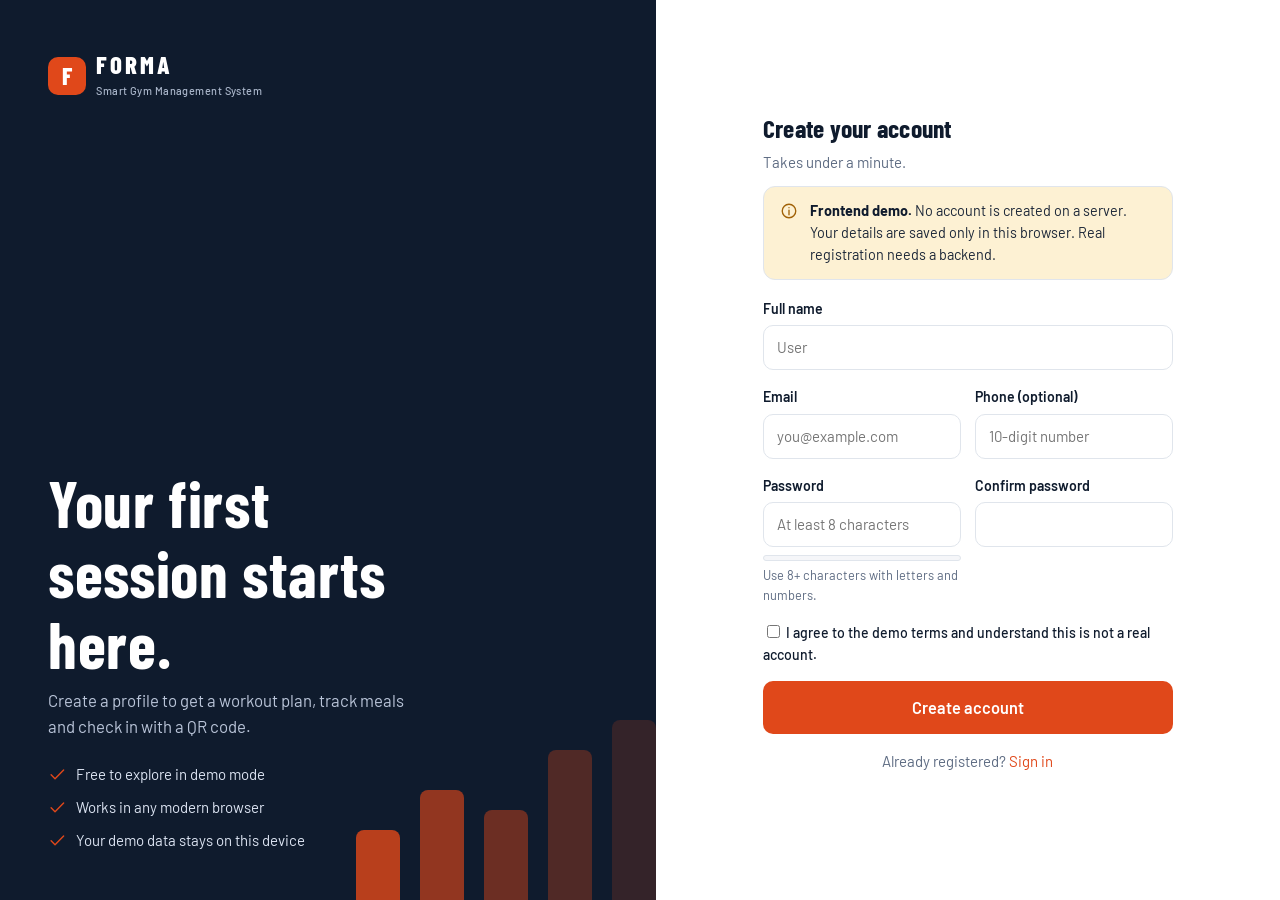
<file: pages/register.html>
<!DOCTYPE html>
<html lang="en">
<head>
  <meta charset="utf-8">
  <meta name="viewport" content="width=device-width, initial-scale=1">
  <title>Create account · FORMA Smart Gym Management System</title>
  <link rel="icon" type="image/svg+xml" href="../assets/icons/favicon.svg">
  <link rel="preconnect" href="https://fonts.googleapis.com">
  <link rel="preconnect" href="https://fonts.gstatic.com" crossorigin>
  <link href="https://fonts.googleapis.com/css2?family=Barlow:wght@400;500;600&family=Barlow+Condensed:wght@600;700;800&display=swap" rel="stylesheet">
  <link rel="stylesheet" href="../css/style.css">
  <link rel="stylesheet" href="../css/responsive.css">
</head>
<body data-root="../" data-page="register" data-title="Create account" data-public="true">
  <div class="auth">
    <section class="auth-hero">
      <a class="brand" href="login.html" style="padding-left:0"><span class="brand-mark">F</span><span><span class="brand-name">FORMA</span><span class="brand-sub">Smart Gym Management System</span></span></a>
      <div>
        <h1>Your first session starts here.</h1>
        <p>Create a profile to get a workout plan, track meals and check in with a QR code.</p>
        <div class="auth-feats">
          <div><i data-icon="check"></i> Free to explore in demo mode</div>
          <div><i data-icon="check"></i> Works in any modern browser</div>
          <div><i data-icon="check"></i> Your demo data stays on this device</div>
        </div>
      </div>
      <svg class="bars" width="360" height="220" viewBox="0 0 360 220" aria-hidden="true">
        <rect x="20" y="120" width="44" height="100" rx="8" fill="#e0481a" opacity=".9"/>
        <rect x="84" y="80" width="44" height="140" rx="8" fill="#e0481a" opacity=".7"/>
        <rect x="148" y="100" width="44" height="120" rx="8" fill="#e0481a" opacity=".5"/>
        <rect x="212" y="40" width="44" height="180" rx="8" fill="#e0481a" opacity=".35"/>
        <rect x="276" y="10" width="44" height="210" rx="8" fill="#e0481a" opacity=".2"/>
      </svg>
    </section>

    <section class="auth-form-wrap">
      <div class="auth-form">
        <h2>Create your account</h2>
        <p class="muted">Takes under a minute.</p>
        <div class="notice warn"><i data-icon="info"></i><div><b>Frontend demo.</b> No account is created on a server. Your details are saved only in this browser. Real registration needs a backend.</div></div>

        <form id="registerForm" novalidate>
          <div class="field">
            <label for="name">Full name</label>
            <input class="form-control" id="name" name="name" autocomplete="name" placeholder="User">
          </div>
          <div class="form-row">
            <div class="field">
              <label for="email">Email</label>
              <input class="form-control" id="email" name="email" type="email" autocomplete="email" placeholder="you@example.com">
            </div>
            <div class="field">
              <label for="phone">Phone (optional)</label>
              <input class="form-control" id="phone" name="phone" inputmode="tel" autocomplete="tel" placeholder="10-digit number">
            </div>
          </div>
          <div class="form-row">
            <div class="field">
              <label for="password">Password</label>
              <input class="form-control" id="password" name="password" type="password" autocomplete="new-password" placeholder="At least 8 characters">
              <div class="progress mt-1" aria-hidden="true" style="height:6px"><span id="pwBar" style="width:0"></span></div>
              <div class="hint" id="pwHint">Use 8+ characters with letters and numbers.</div>
            </div>
            <div class="field">
              <label for="confirm">Confirm password</label>
              <input class="form-control" id="confirm" name="confirm" type="password" autocomplete="new-password">
            </div>
          </div>
          <div class="field">
            <label class="flex gap-1" style="font-weight:500"><input type="checkbox" name="terms"> <span>I agree to the demo terms and understand this is not a real account.</span></label>
          </div>
          <button class="btn lg block" type="submit">Create account</button>
        </form>
        <p class="center muted mt-2">Already registered? <a href="login.html">Sign in</a></p>
      </div>
    </section>
  </div>

  <script src="../js/config.js"></script>
  <script src="../js/storage.js"></script>
  <script src="../js/icons.js"></script>
  <script src="../js/data.js"></script>
  <script src="../js/api.js"></script>
  <script src="../js/app.js"></script>
  <script src="../js/auth.js"></script>
</body>
</html>
</file>
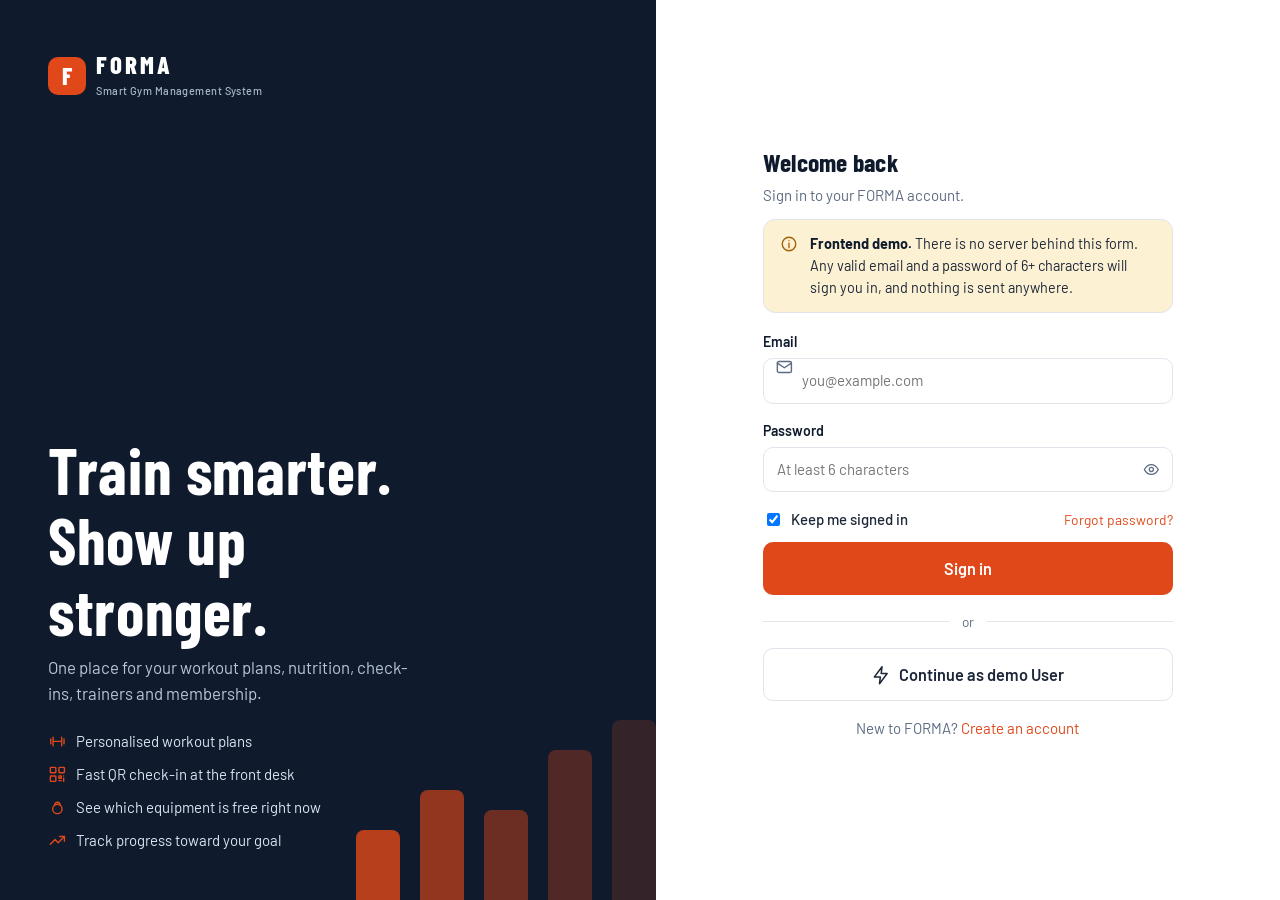
<file: pages/trainers.html>
<!DOCTYPE html>
<html lang="en">
<head>
  <meta charset="utf-8">
  <meta name="viewport" content="width=device-width, initial-scale=1">
  <title>Trainers · FORMA Smart Gym Management System</title>
  <link rel="icon" type="image/svg+xml" href="../assets/icons/favicon.svg">
  <link rel="preconnect" href="https://fonts.googleapis.com">
  <link rel="preconnect" href="https://fonts.gstatic.com" crossorigin>
  <link href="https://fonts.googleapis.com/css2?family=Barlow:wght@400;500;600&family=Barlow+Condensed:wght@600;700;800&display=swap" rel="stylesheet">
  <link rel="stylesheet" href="../css/style.css">
  <link rel="stylesheet" href="../css/responsive.css">
</head>
<body data-root="../" data-page="trainers" data-title="Trainers">
  <div class="app">
    <aside class="sidebar" id="sidebar"></aside>
    <div class="main">
      <header class="topbar" id="topbar"></header>
      <main class="content" id="content">

        <div class="page-head">
          <div>
            <h1>Personal trainer matching</h1>
            <p>Find a coach by goal, specialty and schedule, then send a session request.</p>
          </div>
          <button class="btn secondary" type="button" id="matchBtn"><i data-icon="sparkle"></i> Match me to a trainer</button>
        </div>

        <div class="notice">
          <i data-icon="info"></i>
          <div><b>Demo bookings.</b> Trainers and photos are sample data (illustrated avatars, not real people). Requests are saved only in this browser. A real system needs a backend to confirm availability, notify the trainer and prevent double bookings through <code>POST /trainer-bookings</code>. “Match me” ranks trainers with a simple scoring rule, not a recommendation model.</div>
        </div>

        <div class="card mb-3">
          <div class="grid grid-4" style="align-items:end">
            <div class="field mb-0" style="grid-column:span 2"><label for="tSearch">Search</label><div class="input-icon"><i data-icon="search"></i><input class="form-control" id="tSearch" type="search" placeholder="Name, specialty or language" autocomplete="off"></div></div>
            <div class="field mb-0"><label for="tSpec">Specialty</label><select class="form-control" id="tSpec"></select></div>
            <div class="field mb-0"><label for="tDay">Available on</label><select class="form-control" id="tDay"><option value="">Any day</option><option>Mon</option><option>Tue</option><option>Wed</option><option>Thu</option><option>Fri</option><option>Sat</option><option>Sun</option></select></div>
          </div>
          <div class="grid grid-4 mt-2" style="align-items:end">
            <div class="field mb-0"><label for="tPrice">Max price per session</label><select class="form-control" id="tPrice"><option value="">Any price</option><option value="700">Up to ₹700</option><option value="900">Up to ₹900</option><option value="1100">Up to ₹1,100</option></select></div>
            <div class="field mb-0"><label for="tGender">Trainer gender</label><select class="form-control" id="tGender"><option value="">No preference</option><option>Female</option><option>Male</option></select></div>
            <div class="field mb-0"><label for="tSort">Sort by</label><select class="form-control" id="tSort"><option value="rating">Highest rated</option><option value="experience">Most experience</option><option value="priceAsc">Price: low to high</option><option value="priceDesc">Price: high to low</option></select></div>
            <div class="flex between items-center" style="padding-bottom:.4rem"><span class="small muted" id="tCount"></span><button class="btn sm ghost" type="button" id="tReset">Reset filters</button></div>
          </div>
        </div>

        <section class="grid grid-4 mb-3" id="trainerGrid" aria-live="polite"></section>

        <div class="card">
          <div class="card-head"><h3>My session requests</h3><span class="muted small" id="bkCount"></span></div>
          <div id="bookingList"></div>
        </div>

      </main>
    </div>
  </div>

  <script src="../js/config.js"></script>
  <script src="../js/storage.js"></script>
  <script src="../js/icons.js"></script>
  <script src="../js/data.js"></script>
  <script src="../js/api.js"></script>
  <script src="../js/app.js"></script>
  <script src="../js/trainers.js"></script>
</body>
</html>
</file>
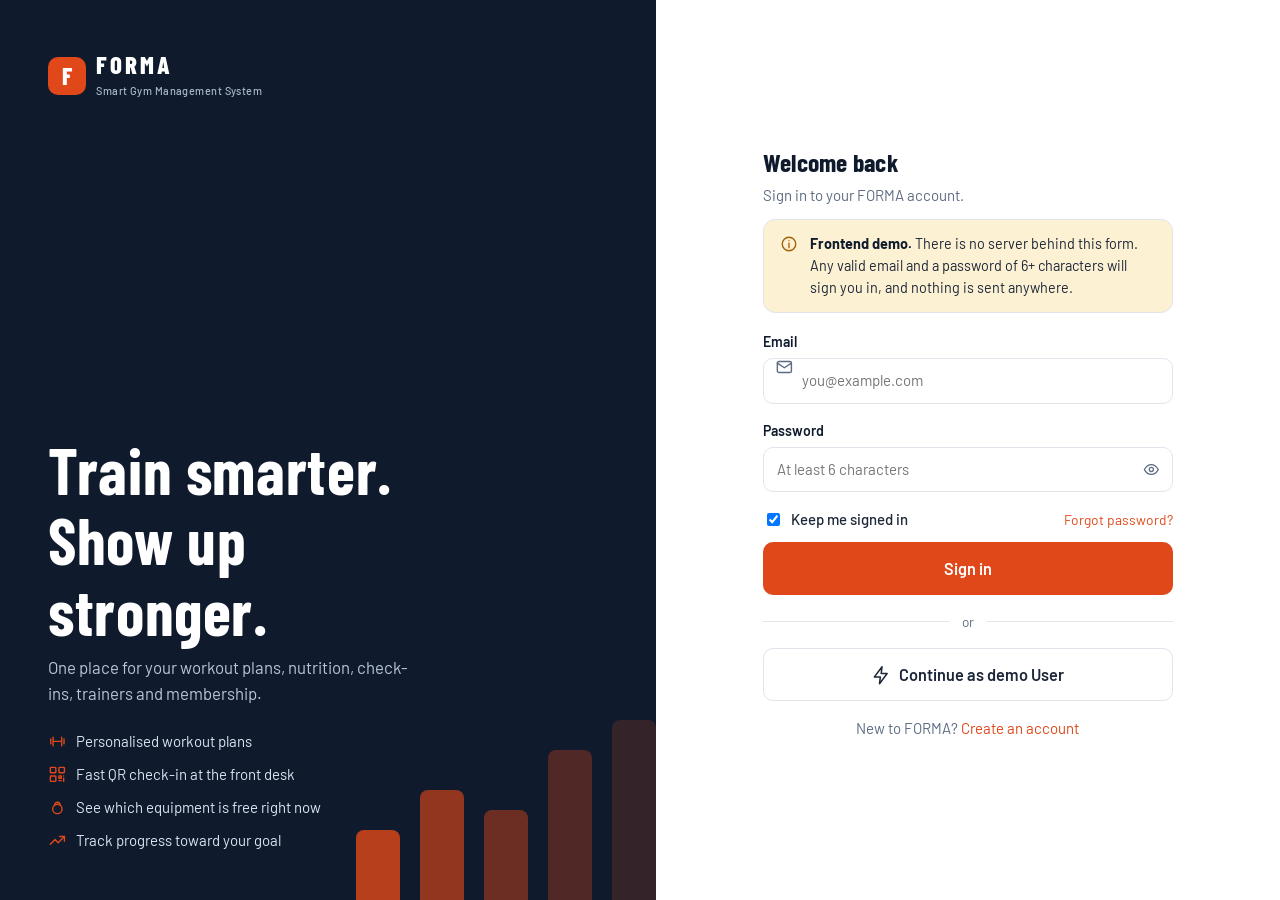
<file: pages/workout-planner.html>
<!DOCTYPE html>
<html lang="en">
<head>
  <meta charset="utf-8">
  <meta name="viewport" content="width=device-width, initial-scale=1">
  <title>Workout planner · FORMA Smart Gym Management System</title>
  <link rel="icon" type="image/svg+xml" href="../assets/icons/favicon.svg">
  <link rel="preconnect" href="https://fonts.googleapis.com">
  <link rel="preconnect" href="https://fonts.gstatic.com" crossorigin>
  <link href="https://fonts.googleapis.com/css2?family=Barlow:wght@400;500;600&family=Barlow+Condensed:wght@600;700;800&display=swap" rel="stylesheet">
  <link rel="stylesheet" href="../css/style.css">
  <link rel="stylesheet" href="../css/responsive.css">
</head>
<body data-root="../" data-page="workout" data-title="Workout planner">
  <div class="app">
    <aside class="sidebar" id="sidebar"></aside>
    <div class="main">
      <header class="topbar" id="topbar"></header>
      <main class="content" id="content">

        <div class="page-head">
          <div>
            <h1>AI-based personal workout planner</h1>
            <p>Tell FORMA your goal, level and equipment and get a week of training with sets, reps and rest times.</p>
          </div>
        </div>

        <div class="notice no-print">
          <i data-icon="info"></i>
          <div><b>Demo planner.</b> Plans are built by simple rules running in your browser. They are not produced by an AI model. A true AI planner needs a server-side model or rules engine behind <code>POST /workout-plans/generate</code>. This is general fitness information, not medical advice. Check with a doctor first if you have an injury or health condition.</div>
        </div>

        <div class="grid grid-aside-l">
          <!-- ===== Preferences form ===== -->
          <form class="card no-print" id="planForm" novalidate aria-label="Workout preferences">
            <div class="card-head"><h3>Your preferences</h3></div>

            <div class="field">
              <span class="label" id="goalLabel">Goal</span>
              <div class="goal-cards" role="radiogroup" aria-labelledby="goalLabel" id="goalCards"></div>
            </div>

            <div class="field">
              <span class="label" id="levelLabel">Experience level</span>
              <div class="seg" role="radiogroup" aria-labelledby="levelLabel" id="levelSeg"></div>
            </div>

            <div class="form-row">
              <div class="field">
                <label for="duration">Session length</label>
                <select class="form-control" id="duration" name="durationMin">
                  <option value="30">30 minutes</option>
                  <option value="45">45 minutes</option>
                  <option value="60" selected>60 minutes</option>
                  <option value="75">75 minutes</option>
                  <option value="90">90 minutes</option>
                </select>
              </div>
              <div class="field">
                <span class="label" id="daysLabel">Days per week</span>
                <div class="seg" role="radiogroup" aria-labelledby="daysLabel" id="daysSeg"></div>
              </div>
            </div>

            <div class="field">
              <span class="label" id="eqLabel">Equipment you can use</span>
              <div class="chip-row" role="group" aria-labelledby="eqLabel" id="equipmentChips"></div>
              <div class="hint">Bodyweight exercises are always included.</div>
            </div>

            <div class="field">
              <label for="notes">Notes for your plan (optional)</label>
              <textarea class="form-control" id="notes" name="notes" maxlength="200" placeholder="e.g. sore left knee, prefer short rests"></textarea>
              <div class="hint">Saved with the plan. The demo generator does not read notes; a backend model could.</div>
            </div>

            <button class="btn lg block" type="submit"><i data-icon="sparkle"></i> Generate my plan</button>
          </form>

          <!-- ===== Plan output ===== -->
          <div>
            <div id="planOutput"></div>
            <div class="card mt-3 no-print">
              <div class="card-head"><h3>Saved plans</h3><span class="muted small" id="savedCount"></span></div>
              <div id="savedPlans"></div>
            </div>
          </div>
        </div>

      </main>
    </div>
  </div>

  <script src="../js/config.js"></script>
  <script src="../js/storage.js"></script>
  <script src="../js/icons.js"></script>
  <script src="../js/data.js"></script>
  <script src="../js/api.js"></script>
  <script src="../js/app.js"></script>
  <script src="../js/workout.js"></script>
</body>
</html>
</file>
<file: css/style.css>
/* ==========================================================================
   FORMA – Smart Gym Management System
   style.css  ·  design tokens, layout, components
   Responsive overrides live in responsive.css
   ========================================================================== */

:root {
  --bg: #eceff3;
  --surface: #ffffff;
  --surface-2: #f5f6f9;
  --ink: #0f1b2d;
  --text: #1c2738;
  --muted: #5d6b82;
  --line: #e0e5ec;
  --primary: #e0481a;
  --primary-600: #c43c12;
  --primary-soft: #fdece5;
  --on-primary: #ffffff;
  --teal: #0f8b98;
  --teal-soft: #dff3f5;
  --success: #15803d;
  --success-soft: #e0f4e8;
  --warning: #a16207;
  --warning-soft: #fdf1d3;
  --danger: #c0392b;
  --danger-soft: #fde8e5;
  --info: #2b6cb0;
  --info-soft: #e3eefa;
  --sidebar-bg: #0f1b2d;
  --sidebar-text: #aab6ca;
  --sidebar-active: #ffffff;
  --shadow-sm: 0 1px 2px rgba(15, 27, 45, .06);
  --shadow-md: 0 8px 24px rgba(15, 27, 45, .08);
  --shadow-lg: 0 24px 60px rgba(15, 27, 45, .22);
  --radius: 14px;
  --radius-sm: 9px;
  --font-body: "Barlow", system-ui, -apple-system, "Segoe UI", Roboto, "Helvetica Neue", Arial, sans-serif;
  --font-head: "Barlow Condensed", "Bahnschrift", "DIN Alternate", "Roboto Condensed", "Arial Narrow", system-ui, sans-serif;
  --sidebar-w: 256px;
  --topbar-h: 64px;
}

[data-theme="dark"] {
  --bg: #0a111e;
  --surface: #121c2e;
  --surface-2: #182339;
  --ink: #f1f4fa;
  --text: #e3e9f3;
  --muted: #92a0b9;
  --line: #243249;
  --primary: #ff6a38;
  --primary-600: #ff8057;
  --primary-soft: rgba(255, 106, 56, .14);
  --teal: #36c2d0;
  --teal-soft: rgba(54, 194, 208, .13);
  --success: #4cc38a;
  --success-soft: rgba(76, 195, 138, .14);
  --warning: #e8b64a;
  --warning-soft: rgba(232, 182, 74, .14);
  --danger: #f2796b;
  --danger-soft: rgba(242, 121, 107, .14);
  --info: #6fa8e8;
  --info-soft: rgba(111, 168, 232, .14);
  --sidebar-bg: #070d18;
  --shadow-sm: 0 1px 2px rgba(0, 0, 0, .4);
  --shadow-md: 0 8px 24px rgba(0, 0, 0, .35);
  --shadow-lg: 0 24px 60px rgba(0, 0, 0, .6);
}

* { box-sizing: border-box; }
html { -webkit-text-size-adjust: 100%; }
body {
  margin: 0;
  font-family: var(--font-body);
  font-size: 15px;
  line-height: 1.55;
  color: var(--text);
  background: var(--bg);
  -webkit-font-smoothing: antialiased;
}
h1, h2, h3, h4 {
  font-family: var(--font-head);
  color: var(--ink);
  line-height: 1.1;
  letter-spacing: .01em;
  margin: 0 0 .5rem;
  font-weight: 700;
}
h1 { font-size: 2.2rem; }
h2 { font-size: 1.6rem; }
h3 { font-size: 1.25rem; }
h4 { font-size: 1.05rem; }
p { margin: 0 0 .75rem; }
a { color: var(--primary); text-decoration: none; }
a:hover { text-decoration: underline; }
img, svg, canvas, video { max-width: 100%; }
hr { border: 0; border-top: 1px solid var(--line); margin: 1.25rem 0; }
:focus-visible { outline: 3px solid var(--teal); outline-offset: 2px; border-radius: 6px; }
.muted { color: var(--muted); }
.small { font-size: .86rem; }
.tiny { font-size: .78rem; }
.right { text-align: right; }
.center { text-align: center; }
.hidden { display: none !important; }
.nowrap { white-space: nowrap; }
.mt-0 { margin-top: 0 !important; }
.mt-1 { margin-top: .5rem; } .mt-2 { margin-top: 1rem; } .mt-3 { margin-top: 1.5rem; }
.mb-0 { margin-bottom: 0 !important; } .mb-1 { margin-bottom: .5rem; } .mb-2 { margin-bottom: 1rem; } .mb-3 { margin-bottom: 1.5rem; }
.flex { display: flex; } .between { justify-content: space-between; } .items-center { align-items: center; }
.gap-1 { gap: .5rem; } .gap-2 { gap: 1rem; } .wrap { flex-wrap: wrap; }
.sr-only { position: absolute; width: 1px; height: 1px; overflow: hidden; clip: rect(0 0 0 0); white-space: nowrap; }
svg.icon { width: 1.25em; height: 1.25em; flex: none; vertical-align: -0.22em; }

/* ---------- App shell ---------- */
.app { display: grid; grid-template-columns: var(--sidebar-w) 1fr; min-height: 100vh; }
.sidebar {
  background: var(--sidebar-bg);
  color: var(--sidebar-text);
  position: sticky; top: 0; height: 100vh;
  display: flex; flex-direction: column;
  padding: 1.1rem .85rem;
  overflow-y: auto;
  z-index: 40;
}
.brand { display: flex; align-items: center; gap: .65rem; padding: .25rem .6rem 1.1rem; color: #fff; text-decoration: none !important; }
.brand-mark {
  width: 38px; height: 38px; border-radius: 10px; background: var(--primary);
  display: grid; place-items: center; color: #fff;
  font-family: var(--font-head); font-weight: 800; font-size: 1.5rem; line-height: 1;
}
.brand-name { font-family: var(--font-head); font-weight: 800; font-size: 1.55rem; letter-spacing: .12em; line-height: 1; }
.brand-sub { display: block; font-size: .68rem; color: var(--sidebar-text); letter-spacing: .04em; font-family: var(--font-body); font-weight: 500; margin-top: 3px; }
.nav-group { font-size: .74rem; color: #6c7b95; padding: 1rem .75rem .35rem; font-weight: 600; letter-spacing: .03em; }
.nav-link {
  display: flex; align-items: center; gap: .75rem;
  padding: .6rem .75rem; border-radius: 10px; margin-bottom: 2px;
  color: var(--sidebar-text); font-weight: 500; text-decoration: none !important;
  transition: background .18s, color .18s;
}
.nav-link:hover { background: rgba(255, 255, 255, .07); color: #fff; }
.nav-link.active { background: var(--primary); color: #fff; box-shadow: 0 6px 16px rgba(224, 72, 26, .35); }
.nav-link svg.icon { width: 1.3em; height: 1.3em; }
.sidebar-foot { margin-top: auto; padding-top: 1rem; }
.sidebar-card { background: rgba(255, 255, 255, .06); border-radius: 12px; padding: .8rem .9rem; font-size: .82rem; color: var(--sidebar-text); }
.sidebar-card strong { color: #fff; display: block; font-size: .95rem; }
.scrim { display: none; }

.main { min-width: 0; display: flex; flex-direction: column; }
.topbar {
  height: var(--topbar-h); position: sticky; top: 0; z-index: 30;
  display: flex; align-items: center; gap: .9rem; padding: 0 1.6rem;
  background: color-mix(in srgb, var(--bg) 88%, transparent);
  backdrop-filter: blur(10px);
  border-bottom: 1px solid var(--line);
}
.topbar-title { font-family: var(--font-head); font-weight: 700; font-size: 1.35rem; color: var(--ink); }
.topbar-spacer { flex: 1; }
.menu-btn { display: none; }
.icon-btn {
  width: 40px; height: 40px; border-radius: 10px; border: 1px solid var(--line);
  background: var(--surface); color: var(--text); display: inline-grid; place-items: center;
  cursor: pointer; transition: background .15s, border-color .15s;
}
.icon-btn:hover { border-color: var(--primary); color: var(--primary); }
.avatar {
  width: 38px; height: 38px; border-radius: 50%; background: var(--ink); color: var(--bg);
  display: inline-grid; place-items: center; font-weight: 700; font-family: var(--font-head); font-size: 1.1rem;
}
.user-chip { display: flex; align-items: center; gap: .6rem; position: relative; }
.user-chip .who { line-height: 1.15; }
.user-chip .who b { display: block; font-size: .92rem; color: var(--ink); }
.user-chip .who span { font-size: .75rem; color: var(--muted); }
.dropdown { position: absolute; right: 0; top: 50px; min-width: 190px; background: var(--surface); border: 1px solid var(--line); border-radius: 12px; box-shadow: var(--shadow-md); padding: .4rem; display: none; z-index: 60; }
.dropdown.open { display: block; }
.dropdown button, .dropdown a { display: flex; gap: .6rem; align-items: center; width: 100%; background: none; border: 0; padding: .55rem .7rem; border-radius: 8px; color: var(--text); cursor: pointer; font: inherit; text-decoration: none !important; }
.dropdown button:hover, .dropdown a:hover { background: var(--surface-2); }

.content { padding: 1.6rem; max-width: 1380px; width: 100%; margin: 0 auto; }
.page-head { display: flex; align-items: flex-end; justify-content: space-between; gap: 1rem; flex-wrap: wrap; margin-bottom: 1.4rem; }
.page-head h1 { margin: 0; }
.page-head p { margin: .3rem 0 0; color: var(--muted); max-width: 62ch; }

/* ---------- Cards & grids ---------- */
.card { background: var(--surface); border: 1px solid var(--line); border-radius: var(--radius); box-shadow: var(--shadow-sm); padding: 1.25rem; }
.card.flat { box-shadow: none; }
.card-head { display: flex; align-items: center; justify-content: space-between; gap: .75rem; margin-bottom: 1rem; flex-wrap: wrap; }
.card-head h3 { margin: 0; }
.grid { display: grid; gap: 1.1rem; }
.grid-2 { grid-template-columns: repeat(2, minmax(0, 1fr)); }
.grid-3 { grid-template-columns: repeat(3, minmax(0, 1fr)); }
.grid-4 { grid-template-columns: repeat(4, minmax(0, 1fr)); }
.grid-aside { grid-template-columns: minmax(0, 1fr) 360px; align-items: start; }
.grid-aside-l { grid-template-columns: 340px minmax(0, 1fr); align-items: start; }
.chart-box { position: relative; height: 260px; }
.chart-box.sm { height: 200px; }
.chart-box canvas { position: absolute; inset: 0; width: 100%; height: 100%; }

.stat { display: flex; gap: .9rem; align-items: center; }
.stat-ico { width: 46px; height: 46px; border-radius: 12px; display: grid; place-items: center; flex: none; background: var(--primary-soft); color: var(--primary); }
.stat-ico.teal { background: var(--teal-soft); color: var(--teal); }
.stat-ico.green { background: var(--success-soft); color: var(--success); }
.stat-ico.blue { background: var(--info-soft); color: var(--info); }
.stat-ico.amber { background: var(--warning-soft); color: var(--warning); }
.stat-ico svg.icon { width: 1.5em; height: 1.5em; }
.stat .num { font-family: var(--font-head); font-size: 2rem; font-weight: 700; color: var(--ink); line-height: 1; }
.stat .lbl { color: var(--muted); font-size: .84rem; margin-top: 2px; }

/* ---------- Buttons ---------- */
.btn {
  display: inline-flex; align-items: center; justify-content: center; gap: .5rem;
  padding: .6rem 1.05rem; border-radius: 10px; border: 1px solid transparent;
  font: inherit; font-weight: 600; cursor: pointer; text-decoration: none !important;
  background: var(--primary); color: var(--on-primary);
  transition: background .15s, transform .12s, box-shadow .15s, border-color .15s;
}
.btn:hover { background: var(--primary-600); }
.btn:active { transform: translateY(1px); }
.btn:disabled, .btn[aria-disabled="true"] { opacity: .5; cursor: not-allowed; }
.btn.secondary { background: var(--surface); color: var(--text); border-color: var(--line); }
.btn.secondary:hover { border-color: var(--primary); color: var(--primary); background: var(--surface); }
.btn.ghost { background: transparent; color: var(--primary); }
.btn.ghost:hover { background: var(--primary-soft); }
.btn.dark { background: var(--ink); color: var(--bg); }
.btn.danger { background: var(--danger); color: #fff; }
.btn.danger.outline { background: transparent; color: var(--danger); border-color: var(--danger); }
.btn.sm { padding: .35rem .7rem; font-size: .86rem; border-radius: 8px; }
.btn.lg { padding: .8rem 1.4rem; font-size: 1.02rem; }
.btn.block { width: 100%; }
.btn-row { display: flex; gap: .6rem; flex-wrap: wrap; }

/* ---------- Forms ---------- */
.field { margin-bottom: 1rem; }
.field label, .label { display: block; font-weight: 600; font-size: .88rem; margin-bottom: .35rem; color: var(--ink); }
.hint { font-size: .8rem; color: var(--muted); margin-top: .3rem; }
.form-control {
  width: 100%; padding: .62rem .8rem; border-radius: 10px; border: 1px solid var(--line);
  background: var(--surface); color: var(--text); font: inherit; transition: border-color .15s, box-shadow .15s;
}
.form-control:focus { outline: none; border-color: var(--primary); box-shadow: 0 0 0 3px var(--primary-soft); }
.form-control.invalid { border-color: var(--danger); }
textarea.form-control { resize: vertical; min-height: 84px; }
.error-text { color: var(--danger); font-size: .8rem; margin-top: .3rem; min-height: 0; }
.form-row { display: grid; grid-template-columns: repeat(2, minmax(0, 1fr)); gap: .9rem; }
.form-row.three { grid-template-columns: repeat(3, minmax(0, 1fr)); }
.input-icon { position: relative; }
.input-icon svg.icon { position: absolute; left: .75rem; top: 50%; transform: translateY(-50%); color: var(--muted); }
.input-icon .form-control { padding-left: 2.4rem; }

.seg { display: flex; flex-wrap: wrap; gap: .5rem; }
.seg input { position: absolute; opacity: 0; pointer-events: none; }
.seg label {
  margin: 0; padding: .5rem .9rem; border: 1px solid var(--line); border-radius: 999px; cursor: pointer;
  background: var(--surface); font-weight: 500; font-size: .9rem; color: var(--text);
  display: inline-flex; gap: .45rem; align-items: center; transition: all .15s;
}
.seg label:hover { border-color: var(--primary); }
.seg input:checked + label { background: var(--ink); border-color: var(--ink); color: var(--bg); }
.seg input:focus-visible + label { outline: 3px solid var(--teal); outline-offset: 2px; }
.goal-cards { display: grid; grid-template-columns: repeat(2, 1fr); gap: .6rem; }
.goal-cards input { position: absolute; opacity: 0; pointer-events: none; }
.goal-cards label { margin: 0; border: 1.5px solid var(--line); border-radius: 12px; padding: .75rem; cursor: pointer; background: var(--surface); display: flex; flex-direction: column; gap: .25rem; transition: all .15s; font-weight: 600; }
.goal-cards label small { font-weight: 400; color: var(--muted); font-size: .78rem; }
.goal-cards label svg.icon { color: var(--primary); }
.goal-cards label:hover { border-color: var(--primary); }
.goal-cards input:checked + label { border-color: var(--primary); background: var(--primary-soft); box-shadow: 0 0 0 3px var(--primary-soft); }
.goal-cards input:focus-visible + label { outline: 3px solid var(--teal); outline-offset: 2px; }

.switch { position: relative; display: inline-block; width: 46px; height: 26px; flex: none; }
.switch input { opacity: 0; width: 0; height: 0; }
.switch .slider { position: absolute; inset: 0; background: var(--line); border-radius: 999px; transition: .2s; cursor: pointer; }
.switch .slider::before { content: ""; position: absolute; width: 20px; height: 20px; left: 3px; top: 3px; background: #fff; border-radius: 50%; transition: .2s; box-shadow: 0 1px 3px rgba(0,0,0,.3); }
.switch input:checked + .slider { background: var(--primary); }
.switch input:checked + .slider::before { transform: translateX(20px); }
.switch input:focus-visible + .slider { outline: 3px solid var(--teal); outline-offset: 2px; }
.toggle-row { display: flex; justify-content: space-between; align-items: center; gap: 1rem; padding: .7rem 0; border-bottom: 1px solid var(--line); }
.toggle-row:last-child { border-bottom: 0; }
.toggle-row b { display: block; }
.toggle-row span.muted { font-size: .84rem; }

/* ---------- Badges, chips, progress ---------- */
.badge { display: inline-flex; align-items: center; gap: .3rem; padding: .18rem .6rem; border-radius: 999px; font-size: .76rem; font-weight: 600; background: var(--surface-2); color: var(--muted); border: 1px solid var(--line); }
.badge.green { background: var(--success-soft); color: var(--success); border-color: transparent; }
.badge.red { background: var(--danger-soft); color: var(--danger); border-color: transparent; }
.badge.amber { background: var(--warning-soft); color: var(--warning); border-color: transparent; }
.badge.blue { background: var(--info-soft); color: var(--info); border-color: transparent; }
.badge.orange { background: var(--primary-soft); color: var(--primary); border-color: transparent; }
.badge.teal { background: var(--teal-soft); color: var(--teal); border-color: transparent; }
.dot { width: 8px; height: 8px; border-radius: 50%; background: currentColor; display: inline-block; }
.chip-row { display: flex; gap: .5rem; flex-wrap: wrap; }
.chip { padding: .4rem .8rem; border-radius: 999px; background: var(--surface); border: 1px solid var(--line); font-size: .86rem; cursor: pointer; color: var(--text); font: inherit; font-size: .86rem; transition: all .15s; }
.chip:hover, .chip.active { border-color: var(--primary); color: var(--primary); background: var(--primary-soft); }

.progress { height: 10px; background: var(--surface-2); border-radius: 999px; overflow: hidden; border: 1px solid var(--line); }
.progress > span { display: block; height: 100%; background: var(--primary); border-radius: 999px; transition: width .5s ease; }
.progress.teal > span { background: var(--teal); }
.progress.green > span { background: var(--success); }
.progress.blue > span { background: var(--info); }
.progress.over > span { background: var(--danger); }
.progress.amber > span { background: var(--warning); }
.meter-row { margin-bottom: .95rem; }
.meter-row .top { display: flex; justify-content: space-between; font-size: .88rem; margin-bottom: .3rem; }
.meter-row .top b { color: var(--ink); }

/* ---------- Notices ---------- */
.notice { display: flex; gap: .75rem; padding: .8rem 1rem; border-radius: 12px; border: 1px solid var(--line); background: var(--info-soft); color: var(--text); font-size: .9rem; margin-bottom: 1.1rem; align-items: flex-start; }
.notice svg.icon { margin-top: 2px; color: var(--info); }
.notice.warn { background: var(--warning-soft); } .notice.warn svg.icon { color: var(--warning); }
.notice.danger { background: var(--danger-soft); } .notice.danger svg.icon { color: var(--danger); }
.notice.success { background: var(--success-soft); } .notice.success svg.icon { color: var(--success); }
.notice b { color: var(--ink); }

/* ---------- Tables ---------- */
.table-wrap { position: relative; overflow-x: auto; border: 1px solid var(--line); border-radius: 12px; }
table.table { width: 100%; border-collapse: collapse; background: var(--surface); }
.table th { text-align: left; font-size: .8rem; color: var(--muted); font-weight: 600; padding: .7rem .9rem; background: var(--surface-2); border-bottom: 1px solid var(--line); white-space: nowrap; }
.table td { padding: .75rem .9rem; border-bottom: 1px solid var(--line); vertical-align: middle; }
.table tr:last-child td { border-bottom: 0; }
.table tbody tr:hover { background: var(--surface-2); }

/* ---------- Tabs ---------- */
.tabs { display: flex; gap: .25rem; border-bottom: 1px solid var(--line); margin-bottom: 1rem; overflow-x: auto; }
.tab { padding: .6rem 1rem; background: none; border: 0; border-bottom: 3px solid transparent; font: inherit; font-weight: 600; color: var(--muted); cursor: pointer; white-space: nowrap; }
.tab:hover { color: var(--ink); }
.tab.active { color: var(--primary); border-bottom-color: var(--primary); }

/* ---------- Empty states ---------- */
.empty { text-align: center; padding: 2.2rem 1rem; color: var(--muted); }
.empty svg.icon { width: 2.4rem; height: 2.4rem; color: var(--line); display: block; margin: 0 auto .7rem; }
.empty h4 { color: var(--ink); margin-bottom: .25rem; }

/* ---------- Modal & toast ---------- */
.modal-backdrop { position: fixed; inset: 0; background: rgba(8, 14, 26, .6); display: none; align-items: center; justify-content: center; padding: 1rem; z-index: 100; }
.modal-backdrop.open { display: flex; animation: fade .18s ease; }
.modal { background: var(--surface); border-radius: 16px; width: 100%; max-width: 560px; max-height: 92vh; overflow: auto; box-shadow: var(--shadow-lg); animation: pop .2s ease; }
.modal.wide { max-width: 760px; }
.modal-head { display: flex; justify-content: space-between; align-items: center; gap: 1rem; padding: 1.1rem 1.3rem; border-bottom: 1px solid var(--line); position: sticky; top: 0; background: var(--surface); z-index: 1; }
.modal-head h3 { margin: 0; }
.modal-body { padding: 1.3rem; }
.modal-foot { padding: 1rem 1.3rem; border-top: 1px solid var(--line); display: flex; justify-content: flex-end; gap: .6rem; flex-wrap: wrap; }
@keyframes fade { from { opacity: 0; } to { opacity: 1; } }
@keyframes pop { from { transform: translateY(10px) scale(.98); opacity: 0; } to { transform: none; opacity: 1; } }

.toasts { position: fixed; right: 1rem; bottom: 1rem; display: flex; flex-direction: column; gap: .6rem; z-index: 200; max-width: min(380px, calc(100vw - 2rem)); }
.toast { display: flex; gap: .7rem; align-items: flex-start; background: var(--ink); color: var(--bg); padding: .8rem 1rem; border-radius: 12px; box-shadow: var(--shadow-lg); animation: pop .22s ease; font-size: .92rem; }
.toast svg.icon { margin-top: 2px; }
.toast.success svg.icon { color: #4cd48c; } .toast.error svg.icon { color: #ff8a7a; } .toast.info svg.icon { color: #7fb8ff; }

/* ---------- Feature: workout planner ---------- */
.plan-days { display: grid; gap: 1rem; }
.day-card { border: 1px solid var(--line); border-radius: var(--radius); background: var(--surface); overflow: hidden; }
.day-head { display: flex; justify-content: space-between; align-items: center; padding: .85rem 1.1rem; background: var(--ink); color: var(--bg); gap: 1rem; flex-wrap: wrap; }
.day-head h4 { color: inherit; margin: 0; font-size: 1.25rem; }
.day-head .badge { background: rgba(255,255,255,.12); color: inherit; border: 0; }
.ex-table { width: 100%; border-collapse: collapse; }
.ex-table th { text-align: left; font-size: .76rem; color: var(--muted); padding: .55rem 1.1rem; font-weight: 600; }
.ex-table td { padding: .6rem 1.1rem; border-top: 1px solid var(--line); }
.ex-table td:first-child { font-weight: 600; color: var(--ink); }
.rest-day { padding: 1rem 1.1rem; color: var(--muted); }

/* ---------- Feature: posture ---------- */
.cam-stage { position: relative; background: #05080f; border-radius: var(--radius); overflow: hidden; aspect-ratio: 4 / 3; display: grid; place-items: center; color: #9fb0cc; }
.cam-stage video, .cam-stage canvas { position: absolute; inset: 0; width: 100%; height: 100%; object-fit: cover; }
.cam-stage video.mirror { transform: scaleX(-1); }
.cam-placeholder { position: relative; text-align: center; padding: 1.5rem; max-width: 34ch; }
.cam-placeholder svg.icon { width: 3rem; height: 3rem; margin-bottom: .6rem; color: #52627f; }
.cam-badge { position: absolute; top: .7rem; left: .7rem; z-index: 3; background: rgba(0,0,0,.6); color: #fff; padding: .25rem .6rem; border-radius: 999px; font-size: .75rem; display: flex; gap: .4rem; align-items: center; }
.cam-badge.live .dot { background: #ff4d3d; animation: blink 1.2s infinite; }
@keyframes blink { 50% { opacity: .25; } }
.check-item { display: flex; gap: .7rem; padding: .7rem .8rem; border: 1px solid var(--line); border-radius: 12px; margin-bottom: .55rem; align-items: flex-start; cursor: pointer; background: var(--surface); transition: all .15s; }
.check-item input { margin-top: 4px; width: 18px; height: 18px; accent-color: var(--primary); flex: none; }
.check-item.done { background: var(--success-soft); border-color: transparent; }
.check-item b { display: block; color: var(--ink); }
.check-item span { font-size: .86rem; color: var(--muted); }

/* ---------- Feature: nutrition ---------- */
.macro-ring { position: relative; height: 210px; }
.macro-ring canvas { position: absolute; inset: 0; width: 100%; height: 100%; }
.water-cups { display: flex; gap: .4rem; flex-wrap: wrap; margin: .8rem 0; }
.cup { width: 34px; height: 44px; border-radius: 6px 6px 10px 10px; border: 2px solid var(--info); background: transparent; cursor: pointer; position: relative; overflow: hidden; padding: 0; transition: transform .12s; }
.cup:hover { transform: translateY(-2px); }
.cup.full::after { content: ""; position: absolute; inset: 0; background: var(--info); opacity: .75; }
.meal-block { border: 1px solid var(--line); border-radius: 12px; margin-bottom: .8rem; overflow: hidden; }
.meal-head { display: flex; justify-content: space-between; align-items: center; padding: .65rem .9rem; background: var(--surface-2); font-weight: 600; color: var(--ink); gap: .6rem; }
.food-row { display: flex; justify-content: space-between; align-items: center; gap: .8rem; padding: .6rem .9rem; border-top: 1px solid var(--line); }
.food-row .macros { font-size: .8rem; color: var(--muted); }

/* ---------- Feature: QR ---------- */
.qr-frame { background: #fff; padding: 14px; border-radius: 16px; display: inline-block; border: 1px solid var(--line); box-shadow: var(--shadow-md); }
.qr-frame canvas, .qr-frame svg { display: block; width: 220px; height: 220px; image-rendering: pixelated; }
.scan-stage { position: relative; background: #05080f; border-radius: var(--radius); overflow: hidden; aspect-ratio: 1 / 1; max-width: 420px; margin: 0 auto; display: grid; place-items: center; color: #9fb0cc; }
.scan-stage video { position: absolute; inset: 0; width: 100%; height: 100%; object-fit: cover; }
.scan-box { position: absolute; inset: 18%; border: 3px solid var(--primary); border-radius: 18px; box-shadow: 0 0 0 999px rgba(0,0,0,.45); pointer-events: none; z-index: 2; }
.scan-line { position: absolute; left: 18%; right: 18%; height: 2px; background: var(--primary); z-index: 3; animation: scan 2.2s linear infinite; }
@keyframes scan { 0% { top: 18%; } 100% { top: 82%; } }
.checkin-ok { text-align: center; padding: 1rem; }
.checkin-ok .tick { width: 72px; height: 72px; border-radius: 50%; background: var(--success-soft); color: var(--success); display: grid; place-items: center; margin: 0 auto 1rem; }
.checkin-ok .tick svg.icon { width: 2.4rem; height: 2.4rem; }

/* ---------- Feature: equipment ---------- */
.eq-card { border: 1px solid var(--line); border-radius: var(--radius); background: var(--surface); padding: 1rem; display: flex; flex-direction: column; gap: .6rem; transition: transform .15s, box-shadow .15s, border-color .15s; }
.eq-card:hover { transform: translateY(-3px); box-shadow: var(--shadow-md); border-color: var(--primary); }
.eq-art { height: 96px; border-radius: 10px; display: grid; place-items: center; background: var(--surface-2); color: var(--ink); }
.eq-art svg { width: 56px; height: 56px; }
.eq-card.available .eq-art { background: var(--success-soft); color: var(--success); }
.eq-card.occupied .eq-art { background: var(--warning-soft); color: var(--warning); }
.eq-card.maintenance .eq-art { background: var(--danger-soft); color: var(--danger); }
.eq-card h4 { margin: 0; font-size: 1.1rem; }
.eq-meta { display: flex; justify-content: space-between; align-items: center; gap: .5rem; font-size: .84rem; color: var(--muted); }
.live-dot { display: inline-flex; align-items: center; gap: .4rem; font-size: .8rem; color: var(--success); font-weight: 600; }
.live-dot::before { content: ""; width: 8px; height: 8px; border-radius: 50%; background: currentColor; animation: blink 1.4s infinite; }

/* ---------- Feature: trainers ---------- */
.trainer-card { border: 1px solid var(--line); border-radius: var(--radius); background: var(--surface); overflow: hidden; display: flex; flex-direction: column; transition: transform .15s, box-shadow .15s; }
.trainer-card:hover { transform: translateY(-3px); box-shadow: var(--shadow-md); }
.trainer-photo { aspect-ratio: 4 / 3; background: var(--surface-2); }
.trainer-photo img { width: 100%; height: 100%; object-fit: cover; display: block; }
.trainer-body { padding: 1rem; display: flex; flex-direction: column; gap: .55rem; flex: 1; }
.trainer-body h4 { margin: 0; font-size: 1.25rem; }
.rating { color: var(--warning); font-weight: 700; display: inline-flex; align-items: center; gap: .25rem; }
.trainer-foot { margin-top: auto; display: flex; gap: .5rem; padding-top: .4rem; }
.slot-grid { display: flex; flex-wrap: wrap; gap: .5rem; }
.slot { padding: .45rem .8rem; border-radius: 9px; border: 1px solid var(--line); background: var(--surface); cursor: pointer; font: inherit; font-size: .88rem; color: var(--text); }
.slot:hover { border-color: var(--primary); }
.slot.selected { background: var(--primary); color: #fff; border-color: var(--primary); }
.slot:disabled { opacity: .4; cursor: not-allowed; text-decoration: line-through; }

/* ---------- Feature: chatbot ---------- */
.chat-shell { display: grid; grid-template-rows: auto 1fr auto; height: calc(100vh - var(--topbar-h) - 11rem); min-height: 520px; background: var(--surface); border: 1px solid var(--line); border-radius: var(--radius); overflow: hidden; }
.chat-head { display: flex; align-items: center; gap: .8rem; padding: .9rem 1.1rem; border-bottom: 1px solid var(--line); }
.bot-avatar { width: 42px; height: 42px; border-radius: 12px; background: var(--primary); color: #fff; display: grid; place-items: center; flex: none; }
.chat-log { overflow-y: auto; padding: 1.1rem; display: flex; flex-direction: column; gap: .8rem; background: var(--surface-2); }
.msg { max-width: min(640px, 86%); padding: .7rem .95rem; border-radius: 14px; line-height: 1.5; font-size: .95rem; word-wrap: break-word; }
.msg.bot { background: var(--surface); border: 1px solid var(--line); align-self: flex-start; border-bottom-left-radius: 4px; }
.msg.user { background: var(--ink); color: var(--bg); align-self: flex-end; border-bottom-right-radius: 4px; }
.msg ul { margin: .4rem 0 .2rem 1.1rem; padding: 0; }
.msg .time { display: block; font-size: .7rem; opacity: .55; margin-top: .3rem; }
.typing { display: inline-flex; gap: 4px; padding: .2rem 0; }
.typing i { width: 7px; height: 7px; border-radius: 50%; background: var(--muted); animation: blink 1s infinite; }
.typing i:nth-child(2) { animation-delay: .2s; } .typing i:nth-child(3) { animation-delay: .4s; }
.chat-input { display: flex; gap: .6rem; padding: .8rem; border-top: 1px solid var(--line); background: var(--surface); }
.chat-input .form-control { flex: 1; }

/* ---------- Feature: membership ---------- */
.plan-card { border: 1.5px solid var(--line); border-radius: var(--radius); background: var(--surface); padding: 1.3rem; display: flex; flex-direction: column; gap: .7rem; position: relative; transition: transform .15s, box-shadow .15s; }
.plan-card:hover { transform: translateY(-3px); box-shadow: var(--shadow-md); }
.plan-card.featured { border-color: var(--primary); }
.plan-card.current { border-color: var(--teal); background: var(--teal-soft); }
.plan-ribbon { position: absolute; top: -11px; right: 16px; }
.plan-price { font-family: var(--font-head); font-size: 2.6rem; font-weight: 700; color: var(--ink); line-height: 1; }
.plan-price small { font-family: var(--font-body); font-size: .9rem; color: var(--muted); font-weight: 500; }
.plan-list { list-style: none; padding: 0; margin: 0; display: grid; gap: .45rem; font-size: .92rem; }
.plan-list li { display: flex; gap: .5rem; align-items: flex-start; }
.plan-list svg.icon { color: var(--success); margin-top: 3px; }
.mem-hero { background: var(--ink); color: var(--bg); border-radius: var(--radius); padding: 1.4rem; position: relative; overflow: hidden; }
.mem-hero h2, .mem-hero h3 { color: inherit; }
.mem-hero .muted { color: rgba(255,255,255,.65); }
.mem-hero::after { content: ""; position: absolute; right: -60px; top: -60px; width: 220px; height: 220px; border-radius: 50%; background: var(--primary); opacity: .22; }
.pay-card { background: linear-gradient(135deg, #1b2b47, #0f1b2d); color: #fff; border-radius: 14px; padding: 1.1rem; font-family: var(--font-head); letter-spacing: .08em; }

/* ---------- Auth pages ---------- */
.auth { min-height: 100vh; display: grid; grid-template-columns: minmax(0, 1.05fr) minmax(0, 1fr); background: var(--surface); }
.auth-hero { background: var(--sidebar-bg); color: #fff; padding: 3rem; display: flex; flex-direction: column; justify-content: space-between; position: relative; overflow: hidden; }
.auth-hero h1 { color: #fff; font-size: clamp(2.4rem, 5vw, 4rem); max-width: 14ch; }
.auth-hero p { color: #b9c4d8; max-width: 42ch; font-size: 1.05rem; }
.auth-hero .bars { position: absolute; right: -40px; bottom: -30px; opacity: .9; }
.auth-feats { display: grid; gap: .6rem; margin-top: 1.5rem; position: relative; z-index: 1; }
.auth-feats div { display: flex; gap: .6rem; align-items: center; color: #dbe3f1; }
.auth-feats svg.icon { color: var(--primary); }
.auth-form-wrap { display: grid; place-items: center; padding: 2rem 1.5rem; }
.auth-form { width: 100%; max-width: 410px; }
.pw-wrap { position: relative; }
.pw-wrap button { position: absolute; right: .4rem; top: 50%; transform: translateY(-50%); background: none; border: 0; color: var(--muted); cursor: pointer; padding: .4rem; }
.divider { display: flex; align-items: center; gap: .8rem; color: var(--muted); font-size: .85rem; margin: 1rem 0; }
.divider::before, .divider::after { content: ""; flex: 1; height: 1px; background: var(--line); }

/* ---------- Dashboard extras ---------- */
.grid-aside.stretch { align-items: stretch; }
.hero-card { background: var(--ink); color: var(--bg); border-radius: var(--radius); padding: 1.6rem; position: relative; overflow: hidden; display: flex; flex-direction: column; justify-content: center; }
.hero-card > * { position: relative; z-index: 1; }
.hero-card h2 { color: inherit; font-size: 2.2rem; }
.hero-card p { color: rgba(255,255,255,.72); max-width: 48ch; }
.hero-card .btn.secondary { background: rgba(255,255,255,.1); color: #fff; border-color: rgba(255,255,255,.25); }
.hero-card::after { content: ""; position: absolute; right: -70px; bottom: -90px; width: 260px; height: 260px; border-radius: 50%; border: 36px solid var(--primary); opacity: .35; }
.quick-links { display: grid; grid-template-columns: repeat(3, minmax(0, 1fr)); gap: .7rem; }
.quick-link { display: flex; flex-direction: column; gap: .35rem; padding: .85rem; border: 1px solid var(--line); border-radius: 12px; color: var(--text); text-decoration: none !important; background: var(--surface); transition: all .15s; font-weight: 600; font-size: .9rem; }
.quick-link:hover { border-color: var(--primary); color: var(--primary); transform: translateY(-2px); }
.quick-link svg.icon { width: 1.5em; height: 1.5em; color: var(--primary); }
.list-plain { list-style: none; margin: 0; padding: 0; }
.list-plain li { display: flex; justify-content: space-between; gap: .8rem; padding: .65rem 0; border-bottom: 1px solid var(--line); align-items: center; }
.list-plain li:last-child { border-bottom: 0; }

.demo-tag { font-size: .72rem; font-weight: 700; padding: .12rem .5rem; border-radius: 6px; background: var(--warning-soft); color: var(--warning); letter-spacing: .02em; }

@media (prefers-reduced-motion: reduce) {
  *, *::before, *::after { animation-duration: .001ms !important; animation-iteration-count: 1 !important; transition-duration: .001ms !important; }
}
@media print {
  .sidebar, .topbar, .btn, .toasts, .no-print, .notice { display: none !important; }
  .app { display: block; }
}
</file>
<file: css/responsive.css>
/* ==========================================================================
   FORMA – responsive.css
   Breakpoints: ≤1180 (small laptop) · ≤960 (tablet, sidebar becomes drawer)
                ≤640 (phone)
   ========================================================================== */

@media (max-width: 1180px) {
  .grid-4 { grid-template-columns: repeat(2, minmax(0, 1fr)); }
  .grid-aside { grid-template-columns: minmax(0, 1fr); }
  .grid-aside-l { grid-template-columns: minmax(0, 1fr); }
}

@media (max-width: 960px) {
  .app { grid-template-columns: minmax(0, 1fr); }
  .sidebar {
    position: fixed; left: 0; top: 0; bottom: 0; width: min(290px, 84vw);
    transform: translateX(-102%); transition: transform .25s ease; box-shadow: var(--shadow-lg);
  }
  body.nav-open .sidebar { transform: none; }
  body.nav-open .scrim { display: block; position: fixed; inset: 0; background: rgba(8, 14, 26, .55); z-index: 35; }
  .menu-btn { display: inline-grid; }
  .topbar { padding: 0 1rem; }
  .content { padding: 1.1rem; }
  .grid-3 { grid-template-columns: repeat(2, minmax(0, 1fr)); }
  .auth { grid-template-columns: minmax(0, 1fr); }
  .auth-hero { display: none; }
  .chat-shell { height: calc(100vh - var(--topbar-h) - 9rem); }
}

@media (max-width: 640px) {
  body { font-size: 14.5px; }
  h1 { font-size: 1.8rem; }
  .grid-2, .grid-3, .grid-4, .form-row, .form-row.three { grid-template-columns: minmax(0, 1fr); }
  .user-chip .who { display: none; }
  .topbar-title { font-size: 1.15rem; white-space: nowrap; overflow: hidden; text-overflow: ellipsis; max-width: 52vw; }
  .topbar > .badge { display: none; }
  .quick-links { grid-template-columns: repeat(2, minmax(0, 1fr)); }
  .goal-cards { grid-template-columns: minmax(0, 1fr) minmax(0, 1fr); }
  .page-head { align-items: flex-start; }
  .page-head .btn-row { width: 100%; }
  .card { padding: 1rem; }
  .hero-card h2 { font-size: 1.7rem; }
  .ex-table th:nth-child(4), .ex-table td:nth-child(4) { display: none; }
  .modal { border-radius: 14px; }
  .modal-foot .btn { flex: 1; }
  .msg { max-width: 94%; }
  .chart-box { height: 220px; }
  .toasts { left: 1rem; right: 1rem; max-width: none; }
}
</file>
